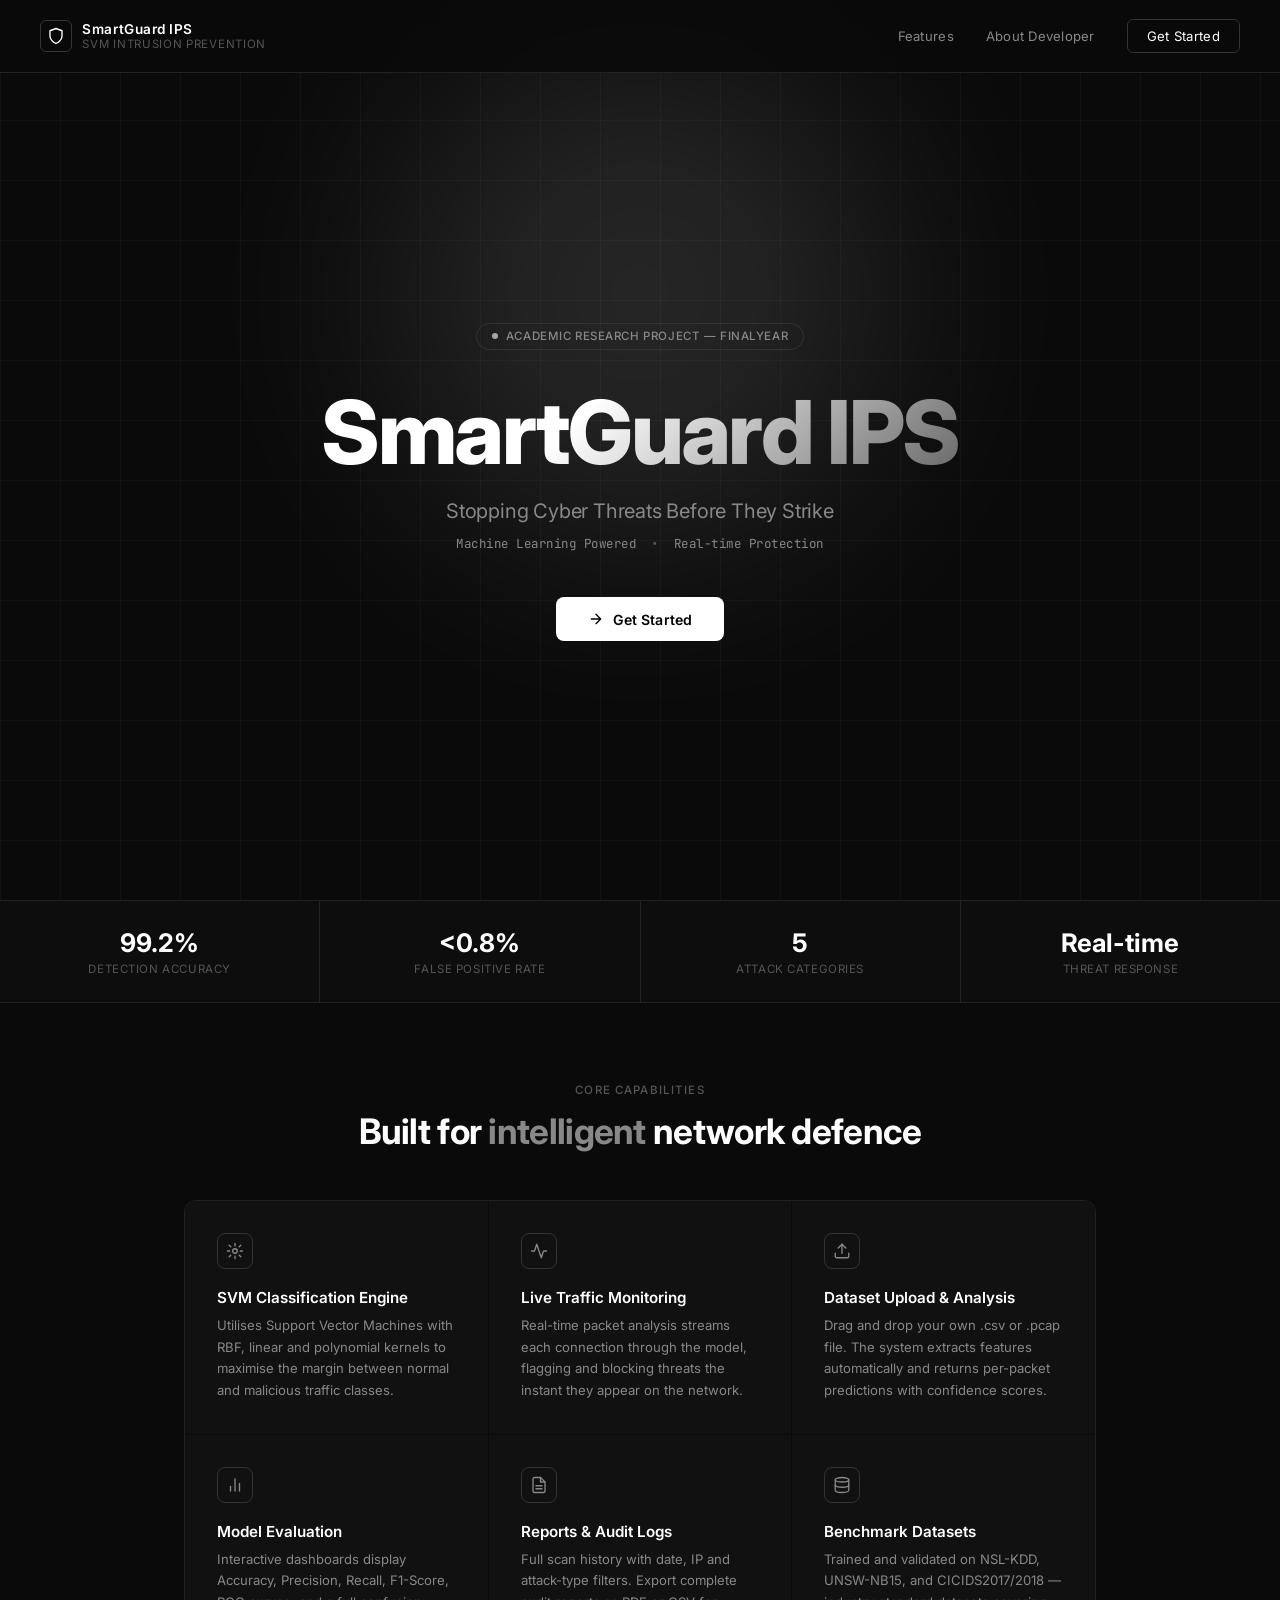
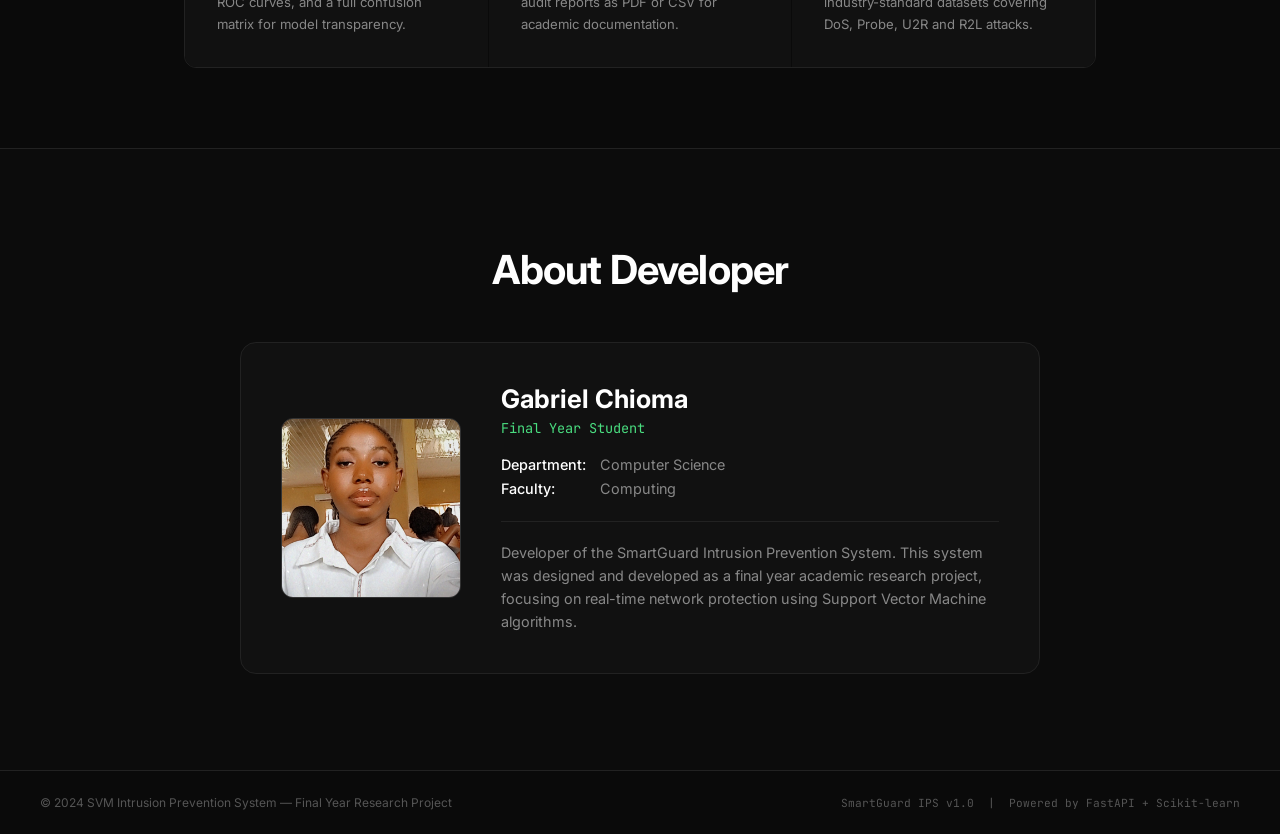
<file: public/index.html>
<!DOCTYPE html>
<html lang="en">

<head>
  <meta charset="UTF-8" />
  <meta name="viewport" content="width=device-width, initial-scale=1.0" />
  <meta name="description"
    content="SmartGuard IPS — Machine Learning-Based Intrusion Prevention System using Support Vector Machine. Real-time network protection powered by AI." />
  <title>SmartGuard IPS | SVM Intrusion Prevention System</title>
  <link rel="preconnect" href="https://fonts.googleapis.com" />
  <link rel="preconnect" href="https://fonts.gstatic.com" crossorigin />
  <link
    href="https://fonts.googleapis.com/css2?family=Inter:wght@300;400;500;600;700;800&family=JetBrains+Mono:wght@400;500&display=swap"
    rel="stylesheet" />
  <style>
    *,
    *::before,
    *::after {
      box-sizing: border-box;
      margin: 0;
      padding: 0;
    }

    :root {
      --bg: #0a0a0a;
      --bg-card: #111111;
      --border: #222222;
      --border-hi: #333333;
      --text-pri: #ffffff;
      --text-sec: #888888;
      --text-ter: #555555;
      --accent: #ffffff;
      --dot: #2a2a2a;
    }

    html {
      scroll-behavior: smooth;
    }

    body {
      font-family: 'Inter', sans-serif;
      background-color: var(--bg);
      color: var(--text-pri);
      min-height: 100vh;
      overflow-x: hidden;
    }

    /* ── Grid background ── */
    body::before {
      content: '';
      position: fixed;
      inset: 0;
      z-index: 0;
      background-image:
        linear-gradient(rgba(255, 255, 255, .03) 1px, transparent 1px),
        linear-gradient(90deg, rgba(255, 255, 255, .03) 1px, transparent 1px);
      background-size: 60px 60px;
      pointer-events: none;
    }

    /* ── Nav ── */
    nav {
      position: fixed;
      top: 0;
      left: 0;
      right: 0;
      z-index: 100;
      display: flex;
      align-items: center;
      justify-content: space-between;
      padding: 1.2rem 2.5rem;
      border-bottom: 1px solid var(--border);
      background: rgba(10, 10, 10, .85);
      backdrop-filter: blur(12px);
    }

    .nav-logo {
      display: flex;
      align-items: center;
      gap: .65rem;
      text-decoration: none;
    }

    .nav-logo-icon {
      width: 32px;
      height: 32px;
      border: 1.5px solid var(--border-hi);
      border-radius: 6px;
      display: flex;
      align-items: center;
      justify-content: center;
    }

    .nav-logo-icon svg {
      width: 18px;
      height: 18px;
    }

    .nav-logo-text {
      font-size: .85rem;
      font-weight: 600;
      letter-spacing: .04em;
      color: var(--text-pri);
    }

    .nav-logo-sub {
      font-size: .72rem;
      font-weight: 400;
      color: var(--text-ter);
      letter-spacing: .06em;
      text-transform: uppercase;
    }

    .nav-links {
      display: flex;
      align-items: center;
      gap: 2rem;
    }

    .nav-links a {
      font-size: .82rem;
      font-weight: 400;
      color: var(--text-sec);
      text-decoration: none;
      letter-spacing: .02em;
      transition: color .2s;
    }

    .nav-links a:hover {
      color: var(--text-pri);
    }

    .nav-cta {
      font-size: .82rem;
      font-weight: 500;
      padding: .5rem 1.2rem;
      border: 1px solid var(--border-hi);
      border-radius: 6px;
      color: var(--text-pri) !important;
      background: transparent;
      transition: background .2s, border-color .2s !important;
    }

    .nav-cta:hover {
      background: #1a1a1a !important;
      border-color: #444 !important;
    }

    /* ── Hero ── */
    .hero {
      position: relative;
      z-index: 1;
      min-height: 100vh;
      display: flex;
      flex-direction: column;
      align-items: center;
      justify-content: center;
      text-align: center;
      padding: 8rem 1.5rem 4rem;
    }

    .badge {
      display: inline-flex;
      align-items: center;
      gap: .5rem;
      padding: .35rem .9rem;
      border: 1px solid var(--border-hi);
      border-radius: 999px;
      font-size: .72rem;
      font-weight: 500;
      color: var(--text-sec);
      letter-spacing: .05em;
      text-transform: uppercase;
      margin-bottom: 2.2rem;
      animation: fadeUp .6s ease both;
    }

    .badge-dot {
      width: 6px;
      height: 6px;
      border-radius: 50%;
      background: #fff;
      opacity: .6;
    }

    .hero-title {
      font-size: clamp(2.8rem, 7vw, 5.5rem);
      font-weight: 800;
      line-height: 1.08;
      letter-spacing: -.03em;
      animation: fadeUp .6s .1s ease both;
    }

    .hero-title span {
      background: linear-gradient(135deg, #fff 40%, #666);
      -webkit-background-clip: text;
      -webkit-text-fill-color: transparent;
      background-clip: text;
    }

    .hero-tagline {
      margin-top: 1.2rem;
      font-size: clamp(1rem, 2.5vw, 1.25rem);
      font-weight: 400;
      color: var(--text-sec);
      letter-spacing: -.01em;
      animation: fadeUp .6s .2s ease both;
    }

    .hero-desc {
      margin-top: .75rem;
      font-family: 'JetBrains Mono', monospace;
      font-size: .78rem;
      color: var(--text-ter);
      letter-spacing: .04em;
      animation: fadeUp .6s .3s ease both;
    }

    .hero-desc span {
      color: var(--text-sec);
    }

    .hero-actions {
      margin-top: 2.8rem;
      display: flex;
      align-items: center;
      gap: 1rem;
      flex-wrap: wrap;
      justify-content: center;
      animation: fadeUp .6s .4s ease both;
    }

    .btn-primary-cta {
      display: inline-flex;
      align-items: center;
      gap: .55rem;
      padding: .85rem 2rem;
      background: #ffffff;
      color: #000000;
      border: none;
      border-radius: 8px;
      font-family: 'Inter', sans-serif;
      font-size: .88rem;
      font-weight: 600;
      letter-spacing: .01em;
      cursor: pointer;
      text-decoration: none;
      transition: opacity .2s, transform .2s;
    }

    .btn-primary-cta:hover {
      opacity: .9;
      transform: translateY(-1px);
    }

    .btn-primary-cta svg {
      width: 16px;
      height: 16px;
    }

    .btn-ghost {
      display: inline-flex;
      align-items: center;
      gap: .55rem;
      padding: .85rem 1.8rem;
      background: transparent;
      color: var(--text-sec);
      border: 1px solid var(--border-hi);
      border-radius: 8px;
      font-family: 'Inter', sans-serif;
      font-size: .88rem;
      font-weight: 400;
      cursor: pointer;
      text-decoration: none;
      transition: color .2s, border-color .2s, transform .2s;
    }

    .btn-ghost:hover {
      color: var(--text-pri);
      border-color: #555;
      transform: translateY(-1px);
    }

    /* ── Stats strip ── */
    .stats-strip {
      position: relative;
      z-index: 1;
      display: flex;
      justify-content: center;
      flex-wrap: wrap;
      gap: 0;
      border-top: 1px solid var(--border);
      border-bottom: 1px solid var(--border);
      background: rgba(255, 255, 255, .015);
      animation: fadeUp .6s .55s ease both;
    }

    .stat-item {
      flex: 1;
      min-width: 180px;
      padding: 1.6rem 2rem;
      display: flex;
      flex-direction: column;
      align-items: center;
      border-right: 1px solid var(--border);
    }

    .stat-item:last-child {
      border-right: none;
    }

    .stat-value {
      font-size: 1.6rem;
      font-weight: 700;
      color: var(--text-pri);
    }

    .stat-label {
      font-size: .72rem;
      font-weight: 400;
      color: var(--text-ter);
      letter-spacing: .05em;
      text-transform: uppercase;
      margin-top: .3rem;
    }

    /* ── Feature cards ── */
    .features {
      position: relative;
      z-index: 1;
      max-width: 960px;
      margin: 5rem auto;
      padding: 0 1.5rem;
    }

    .features-label {
      font-size: .72rem;
      font-weight: 500;
      color: var(--text-ter);
      letter-spacing: .1em;
      text-transform: uppercase;
      text-align: center;
      margin-bottom: .8rem;
    }

    .features-heading {
      font-size: clamp(1.5rem, 3.5vw, 2.2rem);
      font-weight: 700;
      text-align: center;
      letter-spacing: -.02em;
      margin-bottom: 3rem;
    }

    .features-heading span {
      color: var(--text-sec);
    }

    .cards-grid {
      display: grid;
      grid-template-columns: repeat(auto-fit, minmax(260px, 1fr));
      gap: 1px;
      border: 1px solid var(--border);
      border-radius: 12px;
      overflow: hidden;
    }

    .card {
      background: var(--bg-card);
      padding: 2rem;
      transition: background .2s;
    }

    .card:hover {
      background: #161616;
    }

    .card-icon {
      width: 36px;
      height: 36px;
      border: 1px solid var(--border-hi);
      border-radius: 8px;
      display: flex;
      align-items: center;
      justify-content: center;
      margin-bottom: 1.2rem;
    }

    .card-icon svg {
      width: 18px;
      height: 18px;
      stroke: var(--text-sec);
    }

    .card-title {
      font-size: .95rem;
      font-weight: 600;
      margin-bottom: .5rem;
    }

    .card-desc {
      font-size: .82rem;
      color: var(--text-sec);
      line-height: 1.65;
    }

    /* ── About Developer ── */
    .about-section {
      position: relative;
      z-index: 1;
      padding: 6rem 1.5rem;
      border-top: 1px solid var(--border);
      display: flex;
      flex-direction: column;
      align-items: center;
      background: rgba(255, 255, 255, 0.01);
    }

    .about-section h2 {
      font-size: clamp(1.8rem, 4vw, 2.5rem);
      font-weight: 700;
      margin-bottom: 3rem;
      letter-spacing: -.02em;
    }

    .bio-card {
      display: flex;
      align-items: center;
      gap: 2.5rem;
      background: var(--bg-card);
      border: 1px solid var(--border);
      border-radius: 16px;
      padding: 2.5rem;
      max-width: 800px;
      width: 100%;
    }

    .bio-image {
      width: 180px;
      height: 180px;
      border-radius: 12px;
      object-fit: cover;
      border: 1px solid var(--border-hi);
      flex-shrink: 0;
    }

    .bio-info {
      flex: 1;
    }

    .bio-name {
      font-size: 1.6rem;
      font-weight: 700;
      margin-bottom: .3rem;
      color: var(--text-pri);
    }

    .bio-tag {
      font-size: .85rem;
      color: #4ade80;
      font-family: 'JetBrains Mono', monospace;
      margin-bottom: 1.2rem;
    }

    .bio-details {
      list-style: none;
      margin-bottom: 1.5rem;
    }

    .bio-details li {
      font-size: .9rem;
      color: var(--text-sec);
      margin-bottom: .4rem;
    }

    .bio-details li span {
      color: var(--text-pri);
      font-weight: 500;
      display: inline-block;
      width: 95px;
    }

    .bio-desc {
      font-size: .9rem;
      color: var(--text-sec);
      line-height: 1.6;
      border-top: 1px solid var(--border);
      padding-top: 1.2rem;
    }

    /* ── Footer ── */
    footer {
      position: relative;
      z-index: 1;
      border-top: 1px solid var(--border);
      padding: 1.5rem 2.5rem;
      display: flex;
      align-items: center;
      justify-content: space-between;
      flex-wrap: wrap;
      gap: 1rem;
    }

    footer p {
      font-size: .75rem;
      color: var(--text-ter);
    }

    .footer-mono {
      font-family: 'JetBrains Mono', monospace;
      font-size: .7rem;
      color: var(--text-ter);
    }

    /* ── Animations ── */
    @keyframes fadeUp {
      from {
        opacity: 0;
        transform: translateY(18px);
      }

      to {
        opacity: 1;
        transform: translateY(0);
      }
    }

    /* ── Glow orb ── */
    .orb {
      position: absolute;
      border-radius: 50%;
      filter: blur(120px);
      pointer-events: none;
      opacity: .12;
    }

    .orb-1 {
      width: 500px;
      height: 500px;
      top: 5%;
      left: 50%;
      transform: translateX(-50%);
      background: #ffffff;
    }

    /* ── Responsive ── */
    @media (max-width: 640px) {
      nav {
        padding: 1rem 1.2rem;
      }

      .nav-links {
        display: none;
      }

      .stat-item {
        min-width: 50%;
        border-right: none;
        border-bottom: 1px solid var(--border);
      }

      .bio-card {
        flex-direction: column;
        text-align: center;
        padding: 2rem 1.5rem;
      }
      .bio-details li span {
        width: auto;
        margin-right: .5rem;
      }

      footer {
        flex-direction: column;
        align-items: flex-start;
      }
    }
  </style>
</head>

<body>

  <!-- NAV -->
  <nav>
    <a href="#" class="nav-logo">
      <div class="nav-logo-icon">
        <svg viewBox="0 0 24 24" fill="none" stroke="#fff" stroke-width="1.8" stroke-linecap="round"
          stroke-linejoin="round">
          <path d="M12 22s8-4 8-10V5l-8-3-8 3v7c0 6 8 10 8 10z" />
        </svg>
      </div>
      <div>
        <div class="nav-logo-text">SmartGuard IPS</div>
        <div class="nav-logo-sub">SVM Intrusion Prevention</div>
      </div>
    </a>
    <div class="nav-links">
      <a href="#features">Features</a>
      <a href="#about-dev">About Developer</a>
      <a href="module/auth/login.html" class="nav-cta">Get Started</a>
    </div>
  </nav>

  <!-- HERO -->
  <section class="hero">
    <div class="orb orb-1"></div>

    <div class="badge">
      <div class="badge-dot"></div>
      Academic Research Project — FinalYear
    </div>

    <h1 class="hero-title">
      <span>SmartGuard IPS</span>
    </h1>

    <p class="hero-tagline">Stopping Cyber Threats Before They Strike</p>

    <p class="hero-desc">
      <span>Machine Learning Powered</span> &nbsp;•&nbsp; <span>Real-time Protection</span>
    </p>

    <div class="hero-actions">
      <a href="module/auth/login.html" class="btn-primary-cta" id="btn-get-started">
        <svg viewBox="0 0 24 24" fill="none" stroke="currentColor" stroke-width="2" stroke-linecap="round"
          stroke-linejoin="round">
          <path d="M5 12h14M12 5l7 7-7 7" />
        </svg>
        Get Started
      </a>
    </div>
  </section>

  <!-- STATS STRIP -->
  <div class="stats-strip">
    <div class="stat-item">
      <div class="stat-value">99.2%</div>
      <div class="stat-label">Detection Accuracy</div>
    </div>
    <div class="stat-item">
      <div class="stat-value">&lt;0.8%</div>
      <div class="stat-label">False Positive Rate</div>
    </div>
    <div class="stat-item">
      <div class="stat-value">5</div>
      <div class="stat-label">Attack Categories</div>
    </div>
    <div class="stat-item">
      <div class="stat-value">Real-time</div>
      <div class="stat-label">Threat Response</div>
    </div>
  </div>

  <!-- FEATURES -->
  <section class="features" id="features">
    <div class="features-label">Core Capabilities</div>
    <h2 class="features-heading">Built for <span>intelligent</span> network defence</h2>

    <div class="cards-grid">

      <div class="card" id="card-svm">
        <div class="card-icon">
          <svg viewBox="0 0 24 24" fill="none" stroke-width="1.8" stroke-linecap="round" stroke-linejoin="round">
            <circle cx="12" cy="12" r="3" />
            <path
              d="M12 2v3M12 19v3M4.22 4.22l2.12 2.12M17.66 17.66l2.12 2.12M2 12h3M19 12h3M4.22 19.78l2.12-2.12M17.66 6.34l2.12-2.12" />
          </svg>
        </div>
        <div class="card-title">SVM Classification Engine</div>
        <div class="card-desc">Utilises Support Vector Machines with RBF, linear and polynomial kernels to maximise the
          margin between normal and malicious traffic classes.</div>
      </div>

      <div class="card" id="card-live">
        <div class="card-icon">
          <svg viewBox="0 0 24 24" fill="none" stroke-width="1.8" stroke-linecap="round" stroke-linejoin="round">
            <path d="M22 12h-4l-3 9L9 3l-3 9H2" />
          </svg>
        </div>
        <div class="card-title">Live Traffic Monitoring</div>
        <div class="card-desc">Real-time packet analysis streams each connection through the model, flagging and
          blocking threats the instant they appear on the network.</div>
      </div>

      <div class="card" id="card-upload">
        <div class="card-icon">
          <svg viewBox="0 0 24 24" fill="none" stroke-width="1.8" stroke-linecap="round" stroke-linejoin="round">
            <path d="M21 15v4a2 2 0 0 1-2 2H5a2 2 0 0 1-2-2v-4" />
            <polyline points="17 8 12 3 7 8" />
            <line x1="12" y1="3" x2="12" y2="15" />
          </svg>
        </div>
        <div class="card-title">Dataset Upload & Analysis</div>
        <div class="card-desc">Drag and drop your own .csv or .pcap file. The system extracts features automatically and
          returns per-packet predictions with confidence scores.</div>
      </div>

      <div class="card" id="card-eval">
        <div class="card-icon">
          <svg viewBox="0 0 24 24" fill="none" stroke-width="1.8" stroke-linecap="round" stroke-linejoin="round">
            <line x1="18" y1="20" x2="18" y2="10" />
            <line x1="12" y1="20" x2="12" y2="4" />
            <line x1="6" y1="20" x2="6" y2="14" />
          </svg>
        </div>
        <div class="card-title">Model Evaluation</div>
        <div class="card-desc">Interactive dashboards display Accuracy, Precision, Recall, F1-Score, ROC curves, and a
          full confusion matrix for model transparency.</div>
      </div>

      <div class="card" id="card-reports">
        <div class="card-icon">
          <svg viewBox="0 0 24 24" fill="none" stroke-width="1.8" stroke-linecap="round" stroke-linejoin="round">
            <path d="M14 2H6a2 2 0 0 0-2 2v16a2 2 0 0 0 2 2h12a2 2 0 0 0 2-2V8z" />
            <polyline points="14 2 14 8 20 8" />
            <line x1="16" y1="13" x2="8" y2="13" />
            <line x1="16" y1="17" x2="8" y2="17" />
          </svg>
        </div>
        <div class="card-title">Reports & Audit Logs</div>
        <div class="card-desc">Full scan history with date, IP and attack-type filters. Export complete audit reports as
          PDF or CSV for academic documentation.</div>
      </div>

      <div class="card" id="card-datasets">
        <div class="card-icon">
          <svg viewBox="0 0 24 24" fill="none" stroke-width="1.8" stroke-linecap="round" stroke-linejoin="round">
            <ellipse cx="12" cy="5" rx="9" ry="3" />
            <path d="M21 12c0 1.66-4 3-9 3s-9-1.34-9-3" />
            <path d="M3 5v14c0 1.66 4 3 9 3s9-1.34 9-3V5" />
          </svg>
        </div>
        <div class="card-title">Benchmark Datasets</div>
        <div class="card-desc">Trained and validated on NSL-KDD, UNSW-NB15, and CICIDS2017/2018 — industry-standard
          datasets covering DoS, Probe, U2R and R2L attacks.</div>
      </div>

    </div>
  </section>

  <!-- ABOUT DEVELOPER -->
  <section class="about-section" id="about-dev">
    <h2>About Developer</h2>
    <div class="bio-card">
      <img src="assets/images/1000046124.jpg" alt="Gabriel Chioma" class="bio-image" />
      <div class="bio-info">
        <h3 class="bio-name">Gabriel Chioma</h3>
        <p class="bio-tag">Final Year Student</p>
        <ul class="bio-details">
          <li><span>Department:</span> Computer Science</li>
          <li><span>Faculty:</span> Computing</li>
        </ul>
        <p class="bio-desc">
          Developer of the SmartGuard Intrusion Prevention System. This system was designed and developed as a final year academic research project, focusing on real-time network protection using Support Vector Machine algorithms.
        </p>
      </div>
    </div>
  </section>

  <!-- FOOTER -->
  <footer>
    <p>© 2024 SVM Intrusion Prevention System &mdash; Final Year Research Project</p>
    <span class="footer-mono">SmartGuard IPS v1.0 &nbsp;|&nbsp; Powered by FastAPI + Scikit-learn</span>
  </footer>

</body>

</html>
</file>
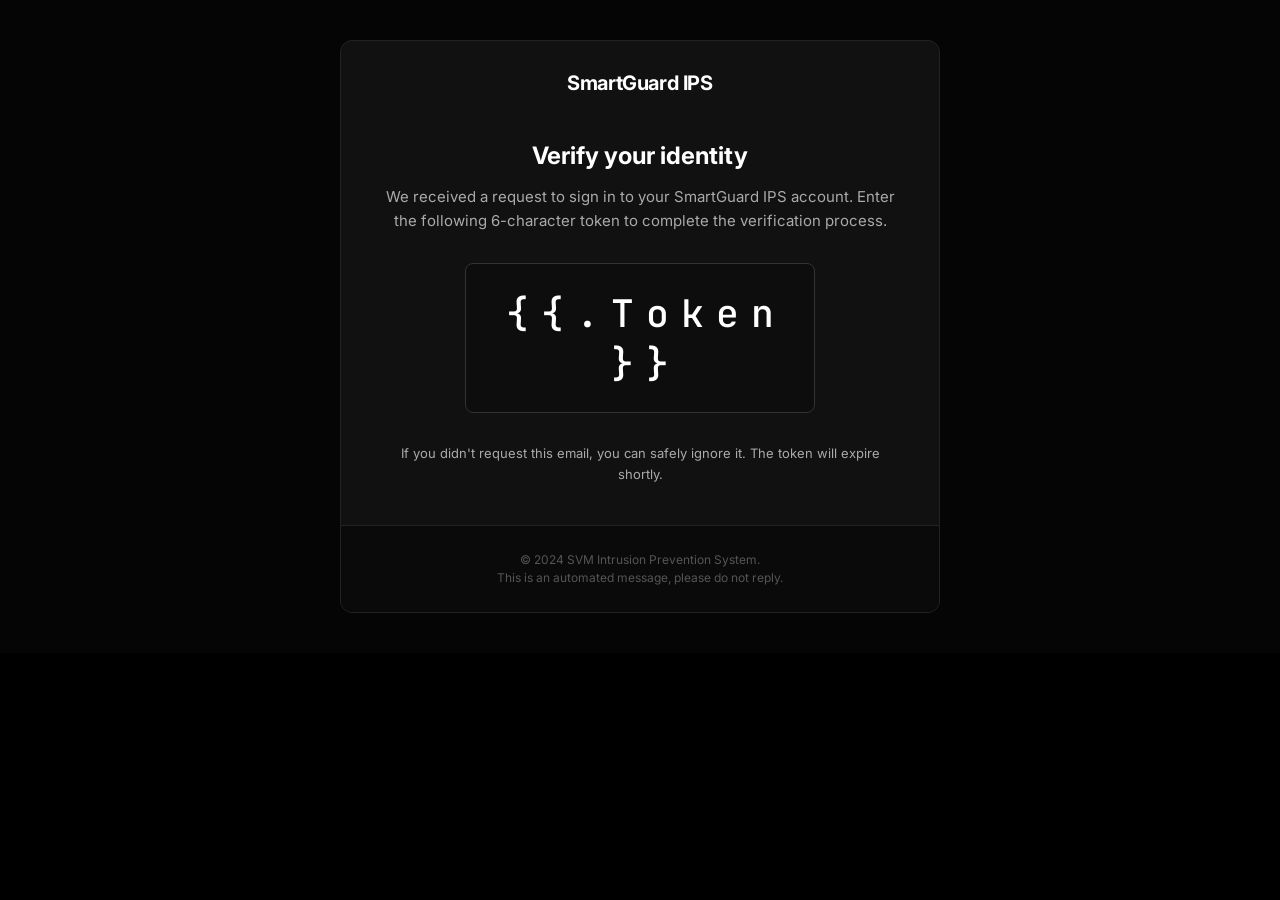
<file: public/module/auth/OTP_verification.html>
<!DOCTYPE html>
<html lang="en">

<head>
  <meta charset="UTF-8">
  <meta name="viewport" content="width=device-width, initial-scale=1.0">
  <title>SmartGuard IPS - Verification Token</title>
  <!-- Fallback to sans-serif if web fonts are blocked by the email client -->
  <link
    href="https://fonts.googleapis.com/css2?family=Inter:wght@400;600;700&family=JetBrains+Mono:wght@500&display=swap"
    rel="stylesheet">
  <style>
    /* Reset styles for email clients */
    body,
    table,
    td,
    div,
    p,
    a {
      -webkit-text-size-adjust: 100%;
      -ms-text-size-adjust: 100%;
      margin: 0;
      padding: 0;
      font-family: 'Inter', Helvetica, Arial, sans-serif;
    }

    body {
      background-color: #000000;
      color: #ffffff;
      width: 100% !important;
      height: 100% !important;
    }

    .wrapper {
      width: 100%;
      background-color: #050505;
      padding: 40px 0;
    }

    .container {
      max-width: 600px;
      margin: 0 auto;
      background-color: #111111;
      border: 1px solid #222222;
      border-radius: 12px;
      overflow: hidden;
    }

    .header {
      padding: 30px 40px 10px;
      text-align: center;
    }

    .header-logo {
      font-size: 20px;
      font-weight: 700;
      color: #ffffff;
      letter-spacing: -0.02em;
    }

    .content {
      padding: 20px 40px 40px;
      text-align: center;
    }

    .title {
      font-size: 24px;
      font-weight: 700;
      margin-bottom: 15px;
      color: #ffffff;
    }

    .description {
      font-size: 15px;
      color: #aaaaaa;
      line-height: 1.6;
      margin-bottom: 30px;
    }

    .token-box {
      background-color: #0d0d0d;
      border: 1px solid #333333;
      border-radius: 8px;
      padding: 24px;
      margin: 0 auto 30px;
      max-width: 300px;
    }

    .token {
      font-family: 'JetBrains Mono', 'Courier New', monospace;
      font-size: 38px;
      font-weight: 500;
      letter-spacing: 12px;
      color: #ffffff;
      margin: 0;
      /* Adjust right margin to visually center letter-spacing */
      margin-right: -12px;
    }

    .footer {
      border-top: 1px solid #222222;
      background-color: #0a0a0a;
      padding: 25px 40px;
      text-align: center;
    }

    .footer-text {
      font-size: 12px;
      color: #555555;
      line-height: 1.5;
    }
  </style>
</head>

<body>
  <div class="wrapper">
    <table class="container" width="100%" cellpadding="0" cellspacing="0" role="presentation">
      <tr>
        <td class="header">
          <div class="header-logo">SmartGuard IPS</div>
        </td>
      </tr>
      <tr>
        <td class="content">
          <h1 class="title">Verify your identity</h1>
          <p class="description">
            We received a request to sign in to your SmartGuard IPS account. Enter the following 6-character token to
            complete the verification process.
          </p>

          <div class="token-box">
            <!-- Supabase Dynamic Token Variable -->
            <p class="token">{{.Token }}</p>
          </div>

          <p class="description" style="font-size: 13px; margin-bottom: 0;">
            If you didn't request this email, you can safely ignore it. The token will expire shortly.
          </p>
        </td>
      </tr>
      <tr>
        <td class="footer">
          <p class="footer-text">
            © 2024 SVM Intrusion Prevention System.<br>
            This is an automated message, please do not reply.
          </p>
        </td>
      </tr>
    </table>
  </div>
</body>

</html>
</file>
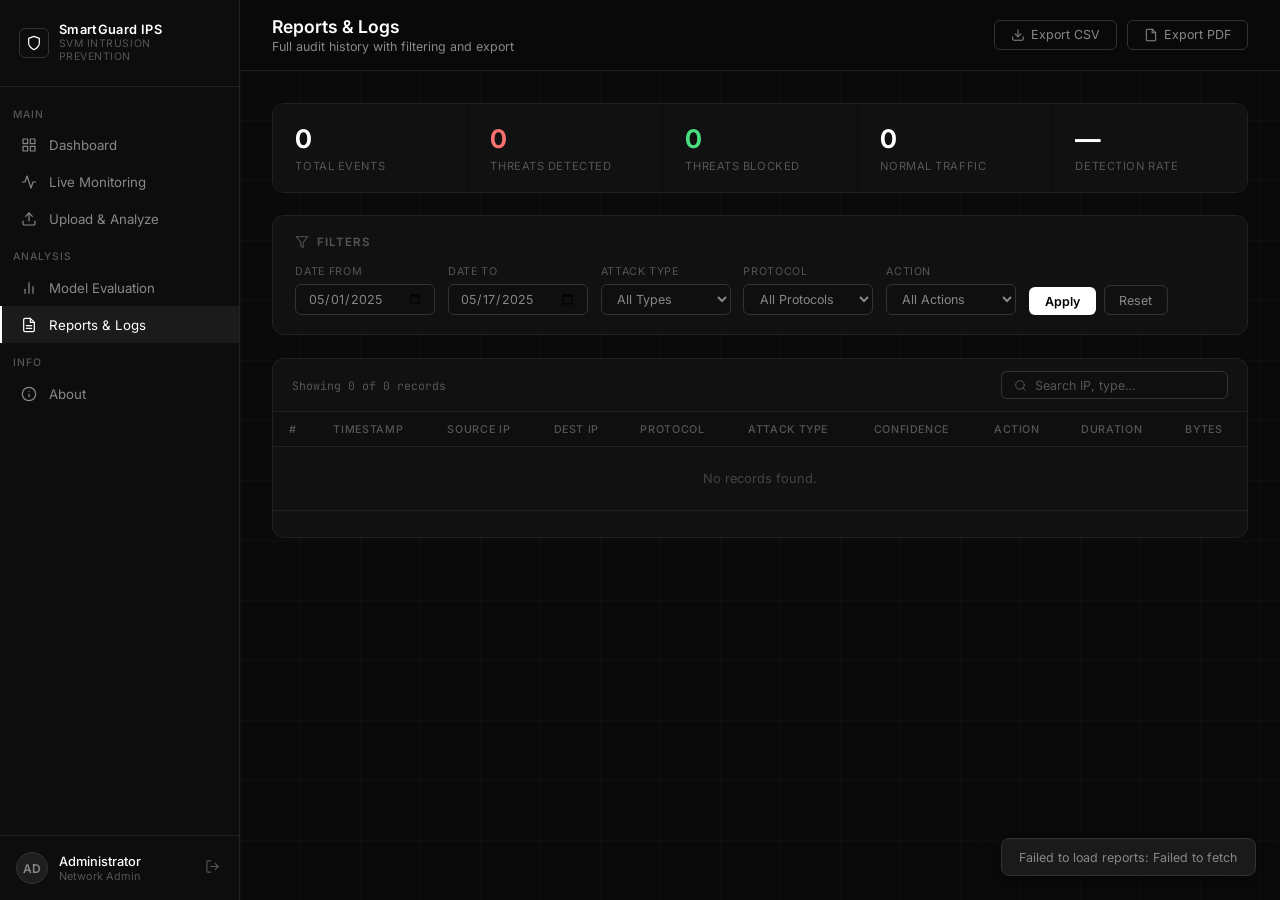
<file: public/module/report/report.html>
<!DOCTYPE html>
<html lang="en">
<head>
<meta charset="UTF-8"/><meta name="viewport" content="width=device-width,initial-scale=1"/>
<title>Reports & Logs | SmartGuard IPS</title>
<link href="https://fonts.googleapis.com/css2?family=Inter:wght@400;500;600;700&family=JetBrains+Mono:wght@400;500&display=swap" rel="stylesheet"/>
<link rel="stylesheet" href="report.css"/>
<script src="../../js/api.js"></script>
</head>
<body>
<script>
(function(){
  if(window.self!==window.top){
    document.addEventListener('DOMContentLoaded',function(){
      var sb=document.querySelector('.sidebar'),main=document.querySelector('.main');
      if(sb)sb.style.display='none';
      if(main)main.style.marginLeft='0';
    });
  }
})();
</script>

<!-- SIDEBAR -->
<aside class="sidebar" id="sidebar">
  <a href="../../index.html" class="sb-logo">
    <div class="sb-logo-icon">
      <svg viewBox="0 0 24 24" fill="none" stroke="#fff" stroke-width="1.8" stroke-linecap="round" stroke-linejoin="round"><path d="M12 22s8-4 8-10V5l-8-3-8 3v7c0 6 8 10 8 10z"/></svg>
    </div>
    <div>
      <div class="sb-logo-text">SmartGuard IPS</div>
      <div class="sb-logo-sub">SVM Intrusion Prevention</div>
    </div>
  </a>
  <nav class="sb-nav">
    <div class="sb-section">Main</div>
    <a href="../dashboard/index.html" class="sb-link">
      <svg viewBox="0 0 24 24" fill="none" stroke-width="1.8" stroke-linecap="round" stroke-linejoin="round"><rect x="3" y="3" width="7" height="7"/><rect x="14" y="3" width="7" height="7"/><rect x="14" y="14" width="7" height="7"/><rect x="3" y="14" width="7" height="7"/></svg>
      Dashboard
    </a>
    <a href="../live_monitoring/live_monitoring.html" class="sb-link">
      <svg viewBox="0 0 24 24" fill="none" stroke-width="1.8" stroke-linecap="round" stroke-linejoin="round"><path d="M22 12h-4l-3 9L9 3l-3 9H2"/></svg>
      Live Monitoring
    </a>
    <a href="../upload/upload.html" class="sb-link">
      <svg viewBox="0 0 24 24" fill="none" stroke-width="1.8" stroke-linecap="round" stroke-linejoin="round"><path d="M21 15v4a2 2 0 0 1-2 2H5a2 2 0 0 1-2-2v-4"/><polyline points="17 8 12 3 7 8"/><line x1="12" y1="3" x2="12" y2="15"/></svg>
      Upload &amp; Analyze
    </a>
    <div class="sb-section">Analysis</div>
    <a href="../evaluation/evaluation.html" class="sb-link">
      <svg viewBox="0 0 24 24" fill="none" stroke-width="1.8" stroke-linecap="round" stroke-linejoin="round"><line x1="18" y1="20" x2="18" y2="10"/><line x1="12" y1="20" x2="12" y2="4"/><line x1="6" y1="20" x2="6" y2="14"/></svg>
      Model Evaluation
    </a>
    <a href="#" class="sb-link active">
      <svg viewBox="0 0 24 24" fill="none" stroke-width="1.8" stroke-linecap="round" stroke-linejoin="round"><path d="M14 2H6a2 2 0 0 0-2 2v16a2 2 0 0 0 2 2h12a2 2 0 0 0 2-2V8z"/><polyline points="14 2 14 8 20 8"/><line x1="16" y1="13" x2="8" y2="13"/><line x1="16" y1="17" x2="8" y2="17"/></svg>
      Reports &amp; Logs
    </a>
    <div class="sb-section">Info</div>
    <a href="../about/index.html" class="sb-link">
      <svg viewBox="0 0 24 24" fill="none" stroke-width="1.8" stroke-linecap="round" stroke-linejoin="round"><circle cx="12" cy="12" r="10"/><line x1="12" y1="16" x2="12" y2="12"/><line x1="12" y1="8" x2="12.01" y2="8"/></svg>
      About
    </a>
  </nav>
  <div class="sb-bottom">
    <div class="sb-user">
      <div class="sb-avatar">AD</div>
      <div><div class="sb-user-name">Administrator</div><div class="sb-user-role">Network Admin</div></div>
      <button class="logout-btn" title="Sign out" onclick="window.location.href='../auth/login.html'">
        <svg viewBox="0 0 24 24" fill="none" stroke="currentColor" stroke-width="1.8" stroke-linecap="round" stroke-linejoin="round"><path d="M9 21H5a2 2 0 0 1-2-2V5a2 2 0 0 1 2-2h4"/><polyline points="16 17 21 12 16 7"/><line x1="21" y1="12" x2="9" y2="12"/></svg>
      </button>
    </div>
  </div>
</aside>

<!-- MAIN -->
<div class="main">
  <header class="topbar">
    <div class="topbar-left">
      <h2>Reports &amp; Logs</h2>
      <p>Full audit history with filtering and export</p>
    </div>
    <div class="topbar-right">
      <button class="btn-export" id="btn-csv" onclick="exportData('csv')">
        <svg viewBox="0 0 24 24" fill="none" stroke="currentColor" stroke-width="1.8" stroke-linecap="round" stroke-linejoin="round"><path d="M21 15v4a2 2 0 0 1-2 2H5a2 2 0 0 1-2-2v-4"/><polyline points="7 10 12 15 17 10"/><line x1="12" y1="15" x2="12" y2="3"/></svg>
        Export CSV
      </button>
      <button class="btn-export btn-pdf" id="btn-pdf" onclick="exportData('pdf')">
        <svg viewBox="0 0 24 24" fill="none" stroke="currentColor" stroke-width="1.8" stroke-linecap="round" stroke-linejoin="round"><path d="M14 2H6a2 2 0 0 0-2 2v16a2 2 0 0 0 2 2h12a2 2 0 0 0 2-2V8z"/><polyline points="14 2 14 8 20 8"/></svg>
        Export PDF
      </button>
      <button class="menu-btn" id="menu-btn">
        <svg viewBox="0 0 24 24" fill="none" stroke="currentColor" stroke-width="2" stroke-linecap="round" stroke-linejoin="round"><line x1="3" y1="6" x2="21" y2="6"/><line x1="3" y1="12" x2="21" y2="12"/><line x1="3" y1="18" x2="21" y2="18"/></svg>
      </button>
    </div>
  </header>

  <div class="content">

    <!-- SUMMARY STRIP -->
    <div class="summary-strip">
      <div class="summary-item">
        <div class="summary-value">20,661</div>
        <div class="summary-label">Total Events</div>
      </div>
      <div class="summary-item">
        <div class="summary-value red">1,827</div>
        <div class="summary-label">Threats Detected</div>
      </div>
      <div class="summary-item">
        <div class="summary-value green">1,789</div>
        <div class="summary-label">Threats Blocked</div>
      </div>
      <div class="summary-item">
        <div class="summary-value">18,834</div>
        <div class="summary-label">Normal Traffic</div>
      </div>
      <div class="summary-item">
        <div class="summary-value">99.2%</div>
        <div class="summary-label">Detection Rate</div>
      </div>
    </div>

    <!-- FILTERS -->
    <div class="filter-card">
      <div class="filter-title">
        <svg viewBox="0 0 24 24" fill="none" stroke="currentColor" stroke-width="1.8" stroke-linecap="round" stroke-linejoin="round" style="width:14px;height:14px"><polygon points="22 3 2 3 10 12.46 10 19 14 21 14 12.46 22 3"/></svg>
        Filters
      </div>
      <div class="filter-row">
        <div class="filter-group">
          <label class="filter-label">Date From</label>
          <input type="date" class="filter-input" id="f-from" value="2025-05-01"/>
        </div>
        <div class="filter-group">
          <label class="filter-label">Date To</label>
          <input type="date" class="filter-input" id="f-to" value="2025-05-17"/>
        </div>
        <div class="filter-group">
          <label class="filter-label">Attack Type</label>
          <select class="filter-input" id="f-type">
            <option value="all">All Types</option>
            <option value="Normal">Normal</option>
            <option value="DoS">DoS</option>
            <option value="Probe">Probe</option>
            <option value="R2L">R2L</option>
            <option value="U2R">U2R</option>
          </select>
        </div>
        <div class="filter-group">
          <label class="filter-label">Protocol</label>
          <select class="filter-input" id="f-proto">
            <option value="all">All Protocols</option>
            <option value="TCP">TCP</option>
            <option value="UDP">UDP</option>
            <option value="ICMP">ICMP</option>
            <option value="HTTP">HTTP</option>
          </select>
        </div>
        <div class="filter-group">
          <label class="filter-label">Action</label>
          <select class="filter-input" id="f-action">
            <option value="all">All Actions</option>
            <option value="Blocked">Blocked</option>
            <option value="Allowed">Allowed</option>
          </select>
        </div>
        <div class="filter-group filter-btns">
          <button class="btn-apply" onclick="applyFilters()">Apply</button>
          <button class="btn-reset" onclick="resetFilters()">Reset</button>
        </div>
      </div>
    </div>

    <!-- TABLE -->
    <div class="table-card">
      <div class="table-toolbar">
        <span class="row-count" id="row-count">Showing 20 of 20,661 records</span>
        <div class="search-wrap">
          <svg viewBox="0 0 24 24" fill="none" stroke="currentColor" stroke-width="1.8" stroke-linecap="round" stroke-linejoin="round"><circle cx="11" cy="11" r="8"/><line x1="21" y1="21" x2="16.65" y2="16.65"/></svg>
          <input type="text" class="search-input" id="search" placeholder="Search IP, type…" oninput="applyFilters()"/>
        </div>
      </div>
      <div class="table-scroll">
        <table id="report-table">
          <thead>
            <tr>
              <th>#</th>
              <th>Timestamp</th>
              <th>Source IP</th>
              <th>Dest IP</th>
              <th>Protocol</th>
              <th>Attack Type</th>
              <th>Confidence</th>
              <th>Action</th>
              <th>Duration</th>
              <th>Bytes</th>
            </tr>
          </thead>
          <tbody id="report-tbody"></tbody>
        </table>
      </div>
      <!-- PAGINATION -->
      <div class="pagination" id="pagination"></div>
    </div>

  </div>
</div>

<!-- TOAST -->
<div id="toast" class="toast" style="display:none"></div>

<script>
// ── Config ────────────────────────────────────────────────────────────────────
const VERCEL_URL = 'https://svmintrusionpreventionsystem-e9a049kj5.vercel.app';

// ── Sidebar ───────────────────────────────────────────────────────────────────
document.getElementById('menu-btn').addEventListener('click',()=>document.getElementById('sidebar').classList.toggle('open'));
document.addEventListener('click',e=>{
  const sb=document.getElementById('sidebar');
  if(!sb.contains(e.target)&&!document.getElementById('menu-btn').contains(e.target))sb.classList.remove('open');
});

// ── Removed mock data generation ──────────────────────────────────────────────

// ── Convert API traffic_logs row → table row format ───────────────────────────
function apiRowToTableRow(r, idx) {
  return {
    ts: new Date(r.timestamp || r.created_at).toLocaleString('en-GB',
      {day:'2-digit',month:'short',year:'numeric',hour:'2-digit',minute:'2-digit',second:'2-digit'}),
    src:  r.source_ip   || r.src_ip || '—',
    dst:  r.dest_ip     || r.dst_ip || '—',
    proto:r.protocol    || '—',
    type: r.prediction  || 'Normal',
    action: r.action    || (r.prediction === 'Normal' ? 'Allowed' : 'Blocked'),
    conf: r.confidence ? r.confidence + '%' : (94 + Math.random() * 5.5).toFixed(1) + '%',
    dur:  r.duration  ? r.duration.toFixed(3) : (Math.random() * 2).toFixed(3),
    bytes: r.bytes    ? Number(r.bytes).toLocaleString() : Math.floor(Math.random()*38000+64).toLocaleString()
  };
}

// ── State ─────────────────────────────────────────────────────────────────────
let RAW_DATA = [];
let filtered  = [];
const PAGE_SIZE = 20;
let currentPage = 1;

// ── Filters ───────────────────────────────────────────────────────────────────
function applyFilters(){
  const type   = document.getElementById('f-type').value;
  const proto  = document.getElementById('f-proto').value;
  const action = document.getElementById('f-action').value;
  const q      = document.getElementById('search').value.toLowerCase();
  filtered = RAW_DATA.filter(r=>{
    if(type!=='all'&&r.type!==type)return false;
    if(proto!=='all'&&r.proto!==proto)return false;
    if(action!=='all'&&r.action!==action)return false;
    if(q&&!r.src.includes(q)&&!r.dst.includes(q)&&!r.type.toLowerCase().includes(q))return false;
    return true;
  });
  currentPage=1;
  render();
}

function resetFilters(){
  ['f-type','f-proto','f-action'].forEach(id=>document.getElementById(id).value='all');
  document.getElementById('search').value='';
  filtered=RAW_DATA.slice();
  currentPage=1;
  render();
}

// ── Render ────────────────────────────────────────────────────────────────────
function render(){
  const tbody=document.getElementById('report-tbody');
  const start=(currentPage-1)*PAGE_SIZE;
  const page=filtered.slice(start,start+PAGE_SIZE);
  tbody.innerHTML='';
  if (page.length === 0) {
    const tr = document.createElement('tr');
    tr.innerHTML = `<td colspan="10" style="text-align:center;color:#444;padding:1.5rem">No records found.</td>`;
    tbody.appendChild(tr);
  } else {
    page.forEach((r,i)=>{
      const tc=r.type==='Normal'?'normal':'attack';
      const ac=r.action==='Allowed'?'allowed':'blocked';
      const tr=document.createElement('tr');
      tr.innerHTML=`
        <td class="mono muted">${start+i+1}</td>
        <td class="mono">${r.ts}</td>
        <td class="mono">${r.src}</td>
        <td class="mono">${r.dst}</td>
        <td>${r.proto}</td>
        <td><span class="badge ${tc}">${r.type}</span></td>
        <td class="mono">${r.conf}</td>
        <td><span class="badge ${ac}">${r.action}</span></td>
        <td class="mono">${r.dur}s</td>
        <td class="mono">${r.bytes}</td>`;
      tbody.appendChild(tr);
    });
  }
  document.getElementById('row-count').textContent=
    `Showing ${Math.min(start+PAGE_SIZE,filtered.length).toLocaleString()} of ${filtered.length.toLocaleString()} records`;
  renderPagination();
}

function renderPagination(){
  const total=Math.ceil(filtered.length/PAGE_SIZE);
  const pg=document.getElementById('pagination');
  pg.innerHTML='';
  if(total<=1)return;
  const mkBtn=(label,page,disabled,active)=>{
    const b=document.createElement('button');
    b.className='pg-btn'+(active?' active':'')+(disabled?' disabled':'');
    b.textContent=label;
    if(!disabled&&!active) b.onclick=()=>{currentPage=page;render();};
    pg.appendChild(b);
  };
  mkBtn('‹ Prev',currentPage-1,currentPage===1,false);
  const start=Math.max(1,currentPage-2);
  const end=Math.min(total,start+4);
  for(let p=start;p<=end;p++) mkBtn(p,p,false,p===currentPage);
  mkBtn('Next ›',currentPage+1,currentPage===total,false);
}

// ── Update summary strip from data ───────────────────────────────────────────
function updateSummary(data) {
  const total    = data.length;
  const threats  = data.filter(r=>r.type!=='Normal').length;
  const normal   = total - threats;
  const blocked  = data.filter(r=>r.action==='Blocked').length;
  const rate     = total > 0 ? ((blocked/Math.max(threats,1))*100).toFixed(1)+'%' : '—';
  const items = document.querySelectorAll('.summary-value');
  if(items.length>=5){
    items[0].textContent = total.toLocaleString();
    items[1].textContent = threats.toLocaleString();
    items[2].textContent = blocked.toLocaleString();
    items[3].textContent = normal.toLocaleString();
    items[4].textContent = rate;
  }
}

// ── Export ────────────────────────────────────────────────────────────────────
function exportData(type){
  if(type==='csv'){
    const headers=['#','Timestamp','Source IP','Dest IP','Protocol','Attack Type','Confidence','Action','Duration','Bytes'];
    const rows=filtered.map((r,i)=>[i+1,r.ts,r.src,r.dst,r.proto,r.type,r.conf,r.action,r.dur+'s',r.bytes].join(','));
    const csv=[headers.join(','),...rows].join('\n');
    const a=document.createElement('a');
    a.href='data:text/csv,'+encodeURIComponent(csv);
    a.download='smartguard_report.csv';
    a.click();
    showToast('CSV exported — '+filtered.length+' records');
  } else {
    showToast('PDF export requires backend — CSV available instead');
  }
}

function showToast(msg){
  const t=document.getElementById('toast');
  t.textContent=msg; t.style.display='flex';
  clearTimeout(t._tid);
  t._tid=setTimeout(()=>t.style.display='none',3000);
}

// ── Fetch from API via SmartGuardAPI ───────────────────────────────────────────
async function loadReports() {
  try {
    const json = await SmartGuardAPI.fetchReports();
    RAW_DATA = (json.data || []).map((r,i) => apiRowToTableRow(r,i));
  } catch(err) {
    console.error('Reports API failed:', err.message);
    RAW_DATA = [];
    showToast('Failed to load reports: ' + err.message);
  }
  filtered = RAW_DATA.slice();
  updateSummary(RAW_DATA);
  render();
}

// ── Boot ──────────────────────────────────────────────────────────────────────
loadReports();
</script>
</body>
</html>
</file>
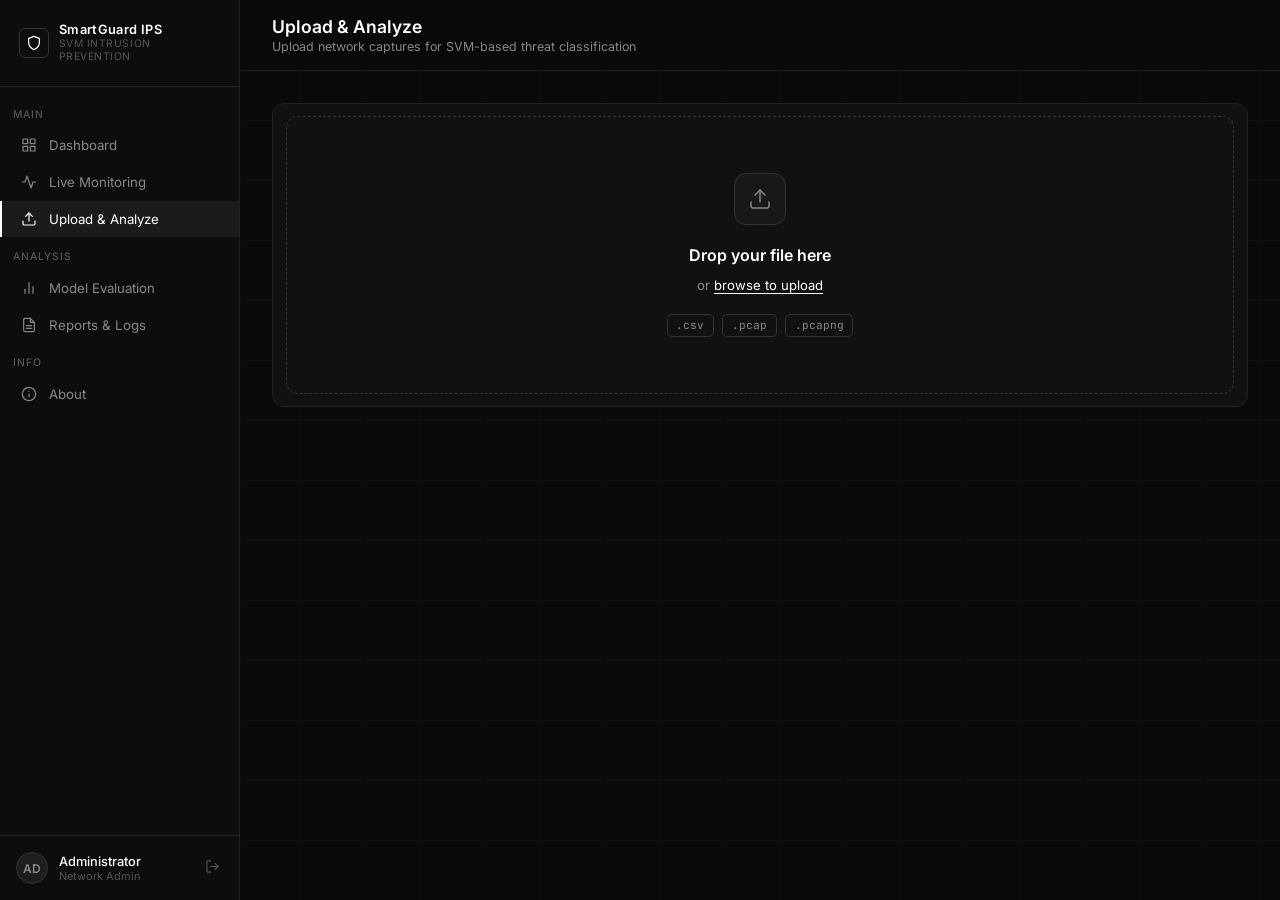
<file: public/module/upload/upload.html>
<!DOCTYPE html>
<html lang="en">
<head>
<meta charset="UTF-8"/><meta name="viewport" content="width=device-width,initial-scale=1"/>
<meta name="description" content="Upload network capture files for SVM-based intrusion analysis. Supports .csv, .pcap, and .pcapng formats."/>
<title>Upload &amp; Analyze | SmartGuard IPS</title>
<link href="https://fonts.googleapis.com/css2?family=Inter:wght@400;500;600;700&amp;family=JetBrains+Mono:wght@400;500&amp;display=swap" rel="stylesheet"/>
<link rel="stylesheet" href="upload.css"/>
<script src="../../js/api.js"></script>
<style>
/* Save button */
.btn-save {
  display: inline-flex; align-items: center; gap: .5rem;
  padding: .5rem 1rem; border-radius: 7px;
  background: #1a3a2a; border: 1px solid #4ade8044;
  color: #4ade80; font-family: 'Inter', sans-serif;
  font-size: .8rem; font-weight: 500; cursor: pointer;
  transition: background .2s, border-color .2s, opacity .2s;
}
.btn-save:hover:not(:disabled) { background: #1f4a35; border-color: #4ade8088; }
.btn-save:disabled { opacity: .6; cursor: not-allowed; }
.btn-save.saving { border-color: #facc1544; color: #facc15; background: #2a2a10; }
.btn-save.saved  { border-color: #4ade8088; color: #4ade80; background: #1a3a2a; }
.btn-save.error  { border-color: #f8717144; color: #f87171; background: #2a1a1a; }
.save-spinner {
  width: 13px; height: 13px;
  border: 2px solid currentColor; border-top-color: transparent;
  border-radius: 50%; animation: spin .7s linear infinite; display: none;
}
.btn-save.saving .save-spinner { display: block; }
.btn-save.saving #save-icon     { display: none; }
@keyframes spin { to { transform: rotate(360deg); } }
</style>
</head>
<body>
<!-- iframe detection: hide own sidebar when embedded in dashboard shell -->
<script>
(function(){
  if(window.self !== window.top){
    document.addEventListener('DOMContentLoaded',function(){
      var sb=document.querySelector('.sidebar');
      var main=document.querySelector('.main');
      if(sb) sb.style.display='none';
      if(main){ main.style.marginLeft='0'; }
    });
  }
})();
</script>

<!-- SIDEBAR -->
<aside class="sidebar" id="sidebar">
  <a href="../../index.html" class="sb-logo">
    <div class="sb-logo-icon">
      <svg viewBox="0 0 24 24" fill="none" stroke="#fff" stroke-width="1.8" stroke-linecap="round" stroke-linejoin="round"><path d="M12 22s8-4 8-10V5l-8-3-8 3v7c0 6 8 10 8 10z"/></svg>
    </div>
    <div>
      <div class="sb-logo-text">SmartGuard IPS</div>
      <div class="sb-logo-sub">SVM Intrusion Prevention</div>
    </div>
  </a>
  <nav class="sb-nav">
    <div class="sb-section">Main</div>
    <a href="../dashboard/index.html" class="sb-link">
      <svg viewBox="0 0 24 24" fill="none" stroke-width="1.8" stroke-linecap="round" stroke-linejoin="round"><rect x="3" y="3" width="7" height="7"/><rect x="14" y="3" width="7" height="7"/><rect x="14" y="14" width="7" height="7"/><rect x="3" y="14" width="7" height="7"/></svg>
      Dashboard
    </a>
    <a href="../live_monitoring/live_monitoring.html" class="sb-link">
      <svg viewBox="0 0 24 24" fill="none" stroke-width="1.8" stroke-linecap="round" stroke-linejoin="round"><path d="M22 12h-4l-3 9L9 3l-3 9H2"/></svg>
      Live Monitoring
    </a>
    <a href="#" class="sb-link active">
      <svg viewBox="0 0 24 24" fill="none" stroke-width="1.8" stroke-linecap="round" stroke-linejoin="round"><path d="M21 15v4a2 2 0 0 1-2 2H5a2 2 0 0 1-2-2v-4"/><polyline points="17 8 12 3 7 8"/><line x1="12" y1="3" x2="12" y2="15"/></svg>
      Upload &amp; Analyze
    </a>
    <div class="sb-section">Analysis</div>
    <a href="../evaluation/index.html" class="sb-link">
      <svg viewBox="0 0 24 24" fill="none" stroke-width="1.8" stroke-linecap="round" stroke-linejoin="round"><line x1="18" y1="20" x2="18" y2="10"/><line x1="12" y1="20" x2="12" y2="4"/><line x1="6" y1="20" x2="6" y2="14"/></svg>
      Model Evaluation
    </a>
    <a href="../report/report.html" class="sb-link">
      <svg viewBox="0 0 24 24" fill="none" stroke-width="1.8" stroke-linecap="round" stroke-linejoin="round"><path d="M14 2H6a2 2 0 0 0-2 2v16a2 2 0 0 0 2 2h12a2 2 0 0 0 2-2V8z"/><polyline points="14 2 14 8 20 8"/><line x1="16" y1="13" x2="8" y2="13"/><line x1="16" y1="17" x2="8" y2="17"/></svg>
      Reports &amp; Logs
    </a>
    <div class="sb-section">Info</div>
    <a href="../about/index.html" class="sb-link">
      <svg viewBox="0 0 24 24" fill="none" stroke-width="1.8" stroke-linecap="round" stroke-linejoin="round"><circle cx="12" cy="12" r="10"/><line x1="12" y1="16" x2="12" y2="12"/><line x1="12" y1="8" x2="12.01" y2="8"/></svg>
      About
    </a>
  </nav>
  <div class="sb-bottom">
    <div class="sb-user">
      <div class="sb-avatar">AD</div>
      <div>
        <div class="sb-user-name">Administrator</div>
        <div class="sb-user-role">Network Admin</div>
      </div>
      <button class="logout-btn" title="Sign out" onclick="window.location.href='../auth/login.html'">
        <svg viewBox="0 0 24 24" fill="none" stroke="currentColor" stroke-width="1.8" stroke-linecap="round" stroke-linejoin="round"><path d="M9 21H5a2 2 0 0 1-2-2V5a2 2 0 0 1 2-2h4"/><polyline points="16 17 21 12 16 7"/><line x1="21" y1="12" x2="9" y2="12"/></svg>
      </button>
    </div>
  </div>
</aside>

<!-- MAIN -->
<div class="main">
  <header class="topbar">
    <div class="topbar-left">
      <h2>Upload &amp; Analyze</h2>
      <p>Upload network captures for SVM-based threat classification</p>
    </div>
    <div class="topbar-right">
      <button class="menu-btn" id="menu-btn">
        <svg viewBox="0 0 24 24" fill="none" stroke="currentColor" stroke-width="2" stroke-linecap="round" stroke-linejoin="round"><line x1="3" y1="6" x2="21" y2="6"/><line x1="3" y1="12" x2="21" y2="12"/><line x1="3" y1="18" x2="21" y2="18"/></svg>
      </button>
    </div>
  </header>

  <div class="content">

    <!-- UPLOAD ZONE -->
    <div class="upload-card" id="upload-card">
      <div class="drop-zone" id="drop-zone">
        <div class="drop-icon">
          <svg viewBox="0 0 24 24" fill="none" stroke="currentColor" stroke-width="1.5" stroke-linecap="round" stroke-linejoin="round">
            <path d="M21 15v4a2 2 0 0 1-2 2H5a2 2 0 0 1-2-2v-4"/>
            <polyline points="17 8 12 3 7 8"/>
            <line x1="12" y1="3" x2="12" y2="15"/>
          </svg>
        </div>
        <div class="drop-text">Drop your file here</div>
        <div class="drop-sub">or <label for="file-input" class="file-label">browse to upload</label></div>
        <div class="drop-formats">
          <span class="fmt-badge">.csv</span>
          <span class="fmt-badge">.pcap</span>
          <span class="fmt-badge">.pcapng</span>
        </div>
        <input type="file" id="file-input" accept=".csv,.pcap,.pcapng" style="display:none"/>
      </div>

      <!-- FILE INFO (hidden until file selected) -->
      <div class="file-info" id="file-info" style="display:none">
        <div class="file-info-inner">
          <div class="file-icon">
            <svg viewBox="0 0 24 24" fill="none" stroke="currentColor" stroke-width="1.8" stroke-linecap="round" stroke-linejoin="round"><path d="M14 2H6a2 2 0 0 0-2 2v16a2 2 0 0 0 2 2h12a2 2 0 0 0 2-2V8z"/><polyline points="14 2 14 8 20 8"/></svg>
          </div>
          <div>
            <div class="file-name" id="file-name">network_capture.pcap</div>
            <div class="file-size" id="file-size">2.4 MB</div>
          </div>
          <button class="remove-btn" id="remove-btn" title="Remove file">
            <svg viewBox="0 0 24 24" fill="none" stroke="currentColor" stroke-width="2" stroke-linecap="round" stroke-linejoin="round"><line x1="18" y1="6" x2="6" y2="18"/><line x1="6" y1="6" x2="18" y2="18"/></svg>
          </button>
        </div>
        <div style="margin-top: 15px; width: 100%; text-align: left;">
          <label for="blocked-website" style="font-size: 0.85rem; color: #a1a1aa; margin-bottom: 5px; display: block;">Website/IP to block traffic from (Optional):</label>
          <input type="text" id="blocked-website" placeholder="e.g. example.com or 192.168.1.100" style="width: 100%; padding: 8px 12px; border-radius: 6px; background: #1a1a1a; border: 1px solid #333; color: #fff; font-family: inherit; font-size: 0.9rem;">
        </div>
        <button class="btn-analyze" id="btn-analyze" onclick="startAnalysis()" style="margin-top: 15px;">
          <svg viewBox="0 0 24 24" fill="none" stroke="currentColor" stroke-width="2" stroke-linecap="round" stroke-linejoin="round" style="width:15px;height:15px"><polygon points="5 3 19 12 5 21 5 3"/></svg>
          Run Analysis
        </button>
      </div>
    </div>

    <!-- PROGRESS PANEL -->
    <div class="progress-card" id="progress-card" style="display:none">
      <div class="progress-header">
        <span class="section-label">Processing Pipeline</span>
        <span class="progress-pct" id="progress-pct">0%</span>
      </div>
      <div class="progress-bar-wrap">
        <div class="progress-bar-fill" id="progress-bar"></div>
      </div>

      <!-- STATUS STEPS -->
      <div class="steps">
        <div class="step" id="step-parse">
          <div class="step-dot pending" id="dot-parse"></div>
          <div class="step-body">
            <div class="step-title">File Parsing</div>
            <div class="step-desc" id="desc-parse">Waiting…</div>
          </div>
          <div class="step-status" id="status-parse">—</div>
        </div>
        <div class="step" id="step-extract">
          <div class="step-dot pending" id="dot-extract"></div>
          <div class="step-body">
            <div class="step-title">Feature Extraction</div>
            <div class="step-desc" id="desc-extract">Waiting…</div>
          </div>
          <div class="step-status" id="status-extract">—</div>
        </div>
        <div class="step" id="step-scale">
          <div class="step-dot pending" id="dot-scale"></div>
          <div class="step-body">
            <div class="step-title">Normalization &amp; Scaling</div>
            <div class="step-desc" id="desc-scale">Waiting…</div>
          </div>
          <div class="step-status" id="status-scale">—</div>
        </div>
        <div class="step" id="step-svm">
          <div class="step-dot pending" id="dot-svm"></div>
          <div class="step-body">
            <div class="step-title">SVM Classification</div>
            <div class="step-desc" id="desc-svm">Waiting…</div>
          </div>
          <div class="step-status" id="status-svm">—</div>
        </div>
        <div class="step" id="step-report">
          <div class="step-dot pending" id="dot-report"></div>
          <div class="step-body">
            <div class="step-title">Report Generation</div>
            <div class="step-desc" id="desc-report">Waiting…</div>
          </div>
          <div class="step-status" id="status-report">—</div>
        </div>
      </div>
    </div>

    <!-- SUMMARY METRICS -->
    <div class="metrics-row" id="metrics-row" style="display:none">
      <div class="metric-card">
        <div class="metric-label">Total Records</div>
        <div class="metric-value" id="m-total">—</div>
        <div class="metric-sub">packets analyzed</div>
      </div>
      <div class="metric-card">
        <div class="metric-label">Normal Traffic</div>
        <div class="metric-value green" id="m-normal">—</div>
        <div class="metric-sub">connections allowed</div>
      </div>
      <div class="metric-card">
        <div class="metric-label">Threats Detected</div>
        <div class="metric-value red" id="m-threats">—</div>
        <div class="metric-sub">malicious packets</div>
      </div>
      <div class="metric-card">
        <div class="metric-label">Model Confidence</div>
        <div class="metric-value" id="m-conf">—</div>
        <div class="metric-sub">average SVM score</div>
      </div>
    </div>

    <!-- RESULTS TABLE -->
    <div class="results-section" id="results-section" style="display:none">
      <div class="results-header">
        <span class="section-label">Classification Results</span>
        <div class="results-actions">
          <button class="btn-icon" title="Export CSV" onclick="exportCSV()">
            <svg viewBox="0 0 24 24" fill="none" stroke="currentColor" stroke-width="1.8" stroke-linecap="round" stroke-linejoin="round"><path d="M21 15v4a2 2 0 0 1-2 2H5a2 2 0 0 1-2-2v-4"/><polyline points="7 10 12 15 17 10"/><line x1="12" y1="15" x2="12" y2="3"/></svg>
            Export CSV
          </button>
          <button class="btn-save" id="btn-save" onclick="saveToDatabase()">
            <span id="save-icon">
              <svg viewBox="0 0 24 24" fill="none" stroke="currentColor" stroke-width="2" stroke-linecap="round" stroke-linejoin="round" style="width:14px;height:14px"><path d="M19 21H5a2 2 0 0 1-2-2V5a2 2 0 0 1 2-2h11l5 5v11a2 2 0 0 1-2 2z"/><polyline points="17 21 17 13 7 13 7 21"/><polyline points="7 3 7 8 15 8"/></svg>
            </span>
            <span class="save-spinner"></span>
            <span id="save-text">Save to Database</span>
          </button>
          <button class="btn-icon" onclick="resetPage()">
            <svg viewBox="0 0 24 24" fill="none" stroke="currentColor" stroke-width="1.8" stroke-linecap="round" stroke-linejoin="round"><polyline points="1 4 1 10 7 10"/><path d="M3.51 15a9 9 0 1 0 .49-3"/></svg>
            New Upload
          </button>
        </div>
      </div>

      <!-- FILTER ROW -->
      <div class="filter-row">
        <div class="filter-group">
          <label class="filter-label">Filter by Type</label>
          <select class="filter-select" id="type-filter" onchange="filterTable()">
            <option value="all">All Types</option>
            <option value="Normal">Normal</option>
            <option value="DoS">DoS Attack</option>
            <option value="Probe">Probe</option>
            <option value="R2L">R2L</option>
            <option value="U2R">U2R</option>
          </select>
        </div>
        <div class="filter-group">
          <label class="filter-label">Filter by Action</label>
          <select class="filter-select" id="action-filter" onchange="filterTable()">
            <option value="all">All Actions</option>
            <option value="Allowed">Allowed</option>
            <option value="Blocked">Blocked</option>
          </select>
        </div>
        <div class="row-info" id="row-info">Showing 0 records</div>
      </div>

      <div class="table-wrap">
        <div class="table-scroll">
          <table id="results-table">
            <thead>
              <tr>
                <th>#</th>
                <th>Source IP</th>
                <th>Dest IP</th>
                <th>Protocol</th>
                <th>Duration (s)</th>
                <th>Bytes</th>
                <th>Prediction</th>
                <th>Confidence</th>
                <th>Action</th>
              </tr>
            </thead>
            <tbody id="results-tbody"></tbody>
          </table>
        </div>
      </div>
    </div>

  </div><!-- /content -->
</div><!-- /main -->

<script>
// Sidebar toggle
document.getElementById('menu-btn').addEventListener('click', () =>
  document.getElementById('sidebar').classList.toggle('open'));
document.addEventListener('click', e => {
  const sb = document.getElementById('sidebar');
  if (!sb.contains(e.target) && !document.getElementById('menu-btn').contains(e.target))
    sb.classList.remove('open');
});

// Drag & Drop
const zone = document.getElementById('drop-zone');
zone.addEventListener('dragover', e => { e.preventDefault(); zone.classList.add('drag-over'); });
zone.addEventListener('dragleave', () => zone.classList.remove('drag-over'));
zone.addEventListener('drop', e => {
  e.preventDefault(); zone.classList.remove('drag-over');
  const f = e.dataTransfer.files[0];
  if (f) handleFile(f);
});
document.getElementById('file-input').addEventListener('change', e => {
  if (e.target.files[0]) handleFile(e.target.files[0]);
});

function handleFile(file) {
  const allowed = ['.csv', '.pcap', '.pcapng'];
  const ext = '.' + file.name.split('.').pop().toLowerCase();
  if (!allowed.includes(ext)) {
    alert('Invalid file type. Please upload .csv, .pcap, or .pcapng files.');
    return;
  }
  document.getElementById('file-name').textContent = file.name;
  document.getElementById('file-size').textContent = formatBytes(file.size);
  document.getElementById('file-info').style.display = 'flex';
  zone.style.display = 'none';
}

document.getElementById('remove-btn').addEventListener('click', () => {
  document.getElementById('file-info').style.display = 'none';
  zone.style.display = 'flex';
  document.getElementById('file-input').value = '';
  document.getElementById('blocked-website').value = '';
});

function formatBytes(b) {
  if (b < 1024) return b + ' B';
  if (b < 1048576) return (b / 1024).toFixed(1) + ' KB';
  return (b / 1048576).toFixed(2) + ' MB';
}

// ── Uses SmartGuardAPI from ../../js/api.js ───────────────────────────────────

// ── Pipeline step definitions ─────────────────────────────────────────────────
const steps = ['parse', 'extract', 'scale', 'svm', 'report'];
const stepMeta = {
  parse:   { pct: 20, active: 'Parsing file headers…',    done: 'Records found',            time: '0.3s' },
  extract: { pct: 45, active: 'Extracting 41 features…',  done: '41 features extracted',    time: '1.1s' },
  scale:   { pct: 65, active: 'Normalising feature set…', done: 'Min-Max scaling applied',  time: '0.2s' },
  svm:     { pct: 88, active: 'Running SVM classifier…',  done: 'Records classified',       time: '2.7s' },
  report:  { pct: 100,active: 'Building result report…',  done: 'Report ready',             time: '0.1s' },
};



function startAnalysis() {
  const fileInput = document.getElementById('file-input');
  const file = fileInput.files[0];
  if (!file) return;

  document.getElementById('file-info').style.display = 'none';
  document.getElementById('upload-card').style.display = 'none';
  document.getElementById('progress-card').style.display = 'block';
  document.getElementById('metrics-row').style.display = 'none';
  document.getElementById('results-section').style.display = 'none';

  // Animate progress steps visually while upload is in flight
  let idx = 0;
  function runAnimStep() {
    if (idx >= steps.length) return;
    const key = steps[idx];
    const meta = stepMeta[key];
    setDot(key, 'active');
    setDesc(key, meta.active);
    setStatus(key, '…');
    setProgress(meta.pct);
    setTimeout(() => {
      if (idx < steps.length - 1) { // don't mark last step done until API responds
        setDot(key, 'done');
        setDesc(key, meta.done);
        setStatus(key, meta.time);
        idx++;
        setTimeout(runAnimStep, 350);
      }
    }, 900 + Math.random() * 300);
  }
  runAnimStep();

  const blockedWebsite = document.getElementById('blocked-website').value.trim();

  // Use SmartGuardAPI.uploadFile() — resolves directly to JSON
  SmartGuardAPI.uploadFile(file, blockedWebsite)
    .then(json => {
      // Finish the animation
      steps.forEach(k => { setDot(k,'done'); setDesc(k, stepMeta[k].done); setStatus(k, stepMeta[k].time); });
      setProgress(100);
      setTimeout(() => {
        showApiResults(json);
        // Automatically save to the database for real-time update
        saveToDatabase();
      }, 500);
    })
    .catch(err => {
      console.error('Upload API failed:', err.message);
      alert('Upload failed: ' + err.message);
      resetPage();
    });
}

function showApiResults(json) {
  document.getElementById('progress-card').style.display = 'none';
  document.getElementById('metrics-row').style.display = 'grid';
  document.getElementById('results-section').style.display = 'block';

  const results = json.results || [];
  const total   = json.total_records || results.length || 0;
  const threats = json.threats !== undefined ? json.threats : results.filter(r => r.prediction !== 'Normal').length;
  const normal  = total - threats;
  const acc     = json.accuracy || 96.7;

  document.getElementById('m-total').textContent   = total.toLocaleString();
  document.getElementById('m-normal').textContent  = normal.toLocaleString();
  document.getElementById('m-threats').textContent = threats.toLocaleString();
  document.getElementById('m-conf').textContent    = acc + '%';

  allRows = results.map(r => ({
    src:    r.source_ip   || '—',
    dst:    r.dest_ip     || '—',
    proto:  r.protocol    || '—',
    dur:    r.duration    ? r.duration.toFixed(3) : (Math.random()*2).toFixed(3),
    bytes:  r.bytes       ? Number(r.bytes).toLocaleString() : Math.floor(Math.random()*38000+64).toLocaleString(),
    pred:   r.prediction  || 'Normal',
    conf:   r.confidence  ? r.confidence+'%' : (94+Math.random()*5.5).toFixed(1)+'%',
    action: r.action      || (r.prediction==='Normal'?'Allowed':'Blocked'),
  }));

  // Store raw results for the Save button
  _lastResults  = results;
  _lastFilename = json.filename || 'upload';

  // Reset save button to initial state
  const btn  = document.getElementById('btn-save');
  const text = document.getElementById('save-text');
  btn.className = 'btn-save';
  btn.disabled  = false;
  text.textContent = 'Save to Database';
  document.getElementById('save-icon').innerHTML =
    '<svg viewBox="0 0 24 24" fill="none" stroke="currentColor" stroke-width="2" stroke-linecap="round" stroke-linejoin="round" style="width:14px;height:14px"><path d="M19 21H5a2 2 0 0 1-2-2V5a2 2 0 0 1 2-2h11l5 5v11a2 2 0 0 1-2 2z"/><polyline points="17 21 17 13 7 13 7 21"/><polyline points="7 3 7 8 15 8"/></svg>';

  renderTable(allRows);
}

function setDot(k, state) {
  const d = document.getElementById('dot-' + k);
  d.className = 'step-dot ' + state;
}
function setDesc(k, txt) { document.getElementById('desc-' + k).textContent = txt; }
function setStatus(k, txt) { document.getElementById('status-' + k).textContent = txt; }
let currentPct = 0;
function setProgress(targetPct) {
  const bar = document.getElementById('progress-bar');
  const txt = document.getElementById('progress-pct');
  
  if (targetPct === 0) {
    currentPct = 0;
    bar.style.width = '0%';
    txt.textContent = '0%';
    return;
  }

  const startPct = currentPct;
  const duration = 600; // ms to complete the animation segment
  const startTime = performance.now();

  function update(time) {
    const elapsed = time - startTime;
    const progress = Math.min(elapsed / duration, 1);
    // EaseOutQuad for smooth deceleration
    const easeProgress = progress * (2 - progress);
    
    currentPct = Math.round(startPct + (targetPct - startPct) * easeProgress);
    bar.style.width = currentPct + '%';
    txt.textContent = currentPct + '%';

    if (progress < 1) {
      requestAnimationFrame(update);
    }
  }
  requestAnimationFrame(update);
}

// ── State ─────────────────────────────────────────────────────────────────────
let allRows = [];
let _lastResults = [];   // kept for Save to Database
let _lastFilename = '';  // kept for Save to Database

// ── Save to Database ──────────────────────────────────────────────────────────
async function saveToDatabase() {
  const btn  = document.getElementById('btn-save');
  const text = document.getElementById('save-text');

  btn.disabled = true;
  btn.className = 'btn-save saving';
  text.textContent = 'Saving to database…';

  try {
    const res = await SmartGuardAPI.saveResults(_lastResults, _lastFilename);
    btn.className = 'btn-save saved';
    text.textContent = `✓ Saved ${res.saved} records`;
    document.getElementById('save-icon').innerHTML =
      '<svg viewBox="0 0 24 24" fill="none" stroke="currentColor" stroke-width="2.5" stroke-linecap="round" stroke-linejoin="round" style="width:14px;height:14px"><polyline points="20 6 9 17 4 12"/></svg>';
  } catch(err) {
    // Extract the most detailed error message available
    let errorDetail = err.message || 'Unknown error';

    // The apiFetch wrapper formats errors as "[STATUS] /path: {body}"
    // Try to parse a JSON body out of it for the Supabase/FastAPI detail field
    try {
      const jsonStart = errorDetail.indexOf('{');
      if (jsonStart !== -1) {
        const parsed = JSON.parse(errorDetail.slice(jsonStart));
        const detail = parsed.detail;
        if (Array.isArray(detail)) {
          // Pydantic validation errors come as an array of {loc, msg, type}
          errorDetail = detail.map(e => `[${(e.loc||[]).join('.')}] ${e.msg}`).join('; ');
        } else if (typeof detail === 'string') {
          errorDetail = detail;
        } else if (detail) {
          errorDetail = JSON.stringify(detail);
        }
      }
    } catch(_) { /* keep original string */ }

    btn.className = 'btn-save error';
    btn.disabled = false;
    // Show first 60 chars of the error in the button so it's visible at a glance
    const shortErr = errorDetail.length > 60 ? errorDetail.slice(0, 57) + '…' : errorDetail;
    text.textContent = `✗ Error: ${shortErr}`;
    document.getElementById('save-icon').innerHTML =
      '<svg viewBox="0 0 24 24" fill="none" stroke="currentColor" stroke-width="2" stroke-linecap="round" stroke-linejoin="round" style="width:14px;height:14px"><line x1="18" y1="6" x2="6" y2="18"/><line x1="6" y1="6" x2="18" y2="18"/></svg>';

    // Show full error in a popup so the user can read and copy it
    alert('Save failed — full error:\n\n' + errorDetail);
    console.error('Save error full detail:', errorDetail);
  }
}

function renderTable(rows) {
  const tbody = document.getElementById('results-tbody');
  tbody.innerHTML = '';
  const displayRows = rows.slice(0, 5000); // Prevent browser crash with too many DOM elements
  displayRows.forEach((r, i) => {
    const predCls = r.pred === 'Normal' ? 'normal' : 'attack';
    const actCls  = r.action === 'Allowed' ? 'allowed' : 'blocked';
    const tr = document.createElement('tr');
    tr.innerHTML = `
      <td class="mono muted">${i + 1}</td>
      <td class="mono">${r.src}</td>
      <td class="mono">${r.dst}</td>
      <td>${r.proto}</td>
      <td class="mono">${r.dur}</td>
      <td class="mono">${r.bytes}</td>
      <td><span class="badge ${predCls}">${r.pred}</span></td>
      <td class="mono">${r.conf}</td>
      <td><span class="badge ${actCls}">${r.action}</span></td>`;
    tbody.appendChild(tr);
  });
  
  if (rows.length > 5000) {
    document.getElementById('row-info').textContent = `Showing 5000 of ${rows.length} records (DOM rendering limit)`;
  } else {
    document.getElementById('row-info').textContent = `Showing ${rows.length} records`;
  }
}

function filterTable() {
  const type   = document.getElementById('type-filter').value;
  const action = document.getElementById('action-filter').value;
  const filtered = allRows.filter(r =>
    (type   === 'all' || r.pred   === type)   &&
    (action === 'all' || r.action === action)
  );
  renderTable(filtered);
}

function exportCSV() {
  const headers = ['#','Source IP','Dest IP','Protocol','Duration(s)','Bytes','Prediction','Confidence','Action'];
  const rows = allRows.map((r, i) =>
    [i+1, r.src, r.dst, r.proto, r.dur, r.bytes, r.pred, r.conf, r.action].join(',')
  );
  const csv = [headers.join(','), ...rows].join('\n');
  const a = document.createElement('a');
  a.href = 'data:text/csv,' + encodeURIComponent(csv);
  a.download = 'smartguard_results.csv';
  a.click();
}

function resetPage() {
  document.getElementById('upload-card').style.display = 'block';
  document.getElementById('file-info').style.display = 'none';
  zone.style.display = 'flex';
  document.getElementById('progress-card').style.display = 'none';
  document.getElementById('metrics-row').style.display = 'none';
  document.getElementById('results-section').style.display = 'none';
  document.getElementById('file-input').value = '';
  if (document.getElementById('blocked-website')) {
    document.getElementById('blocked-website').value = '';
  }
  steps.forEach(k => { setDot(k, 'pending'); setDesc(k, 'Waiting…'); setStatus(k, '—'); });
  setProgress(0);
}
</script>
</body>
</html>
</file>
<file: public/module/report/report.css>
*,*::before,*::after{box-sizing:border-box;margin:0;padding:0}
:root{
  --bg:#0a0a0a;--card:#111;--border:#222;--border-hi:#333;
  --pri:#fff;--sec:#888;--ter:#555;
  --green:#4ade80;--red:#f87171;--orange:#fb923c;
  --sidebar:240px;
}
body{font-family:'Inter',sans-serif;background:var(--bg);color:var(--pri);display:flex;min-height:100vh;overflow-x:hidden}
body::before{content:'';position:fixed;inset:0;z-index:0;background-image:linear-gradient(rgba(255,255,255,.025) 1px,transparent 1px),linear-gradient(90deg,rgba(255,255,255,.025) 1px,transparent 1px);background-size:60px 60px;pointer-events:none}

/* SIDEBAR */
.sidebar{position:fixed;top:0;left:0;width:var(--sidebar);height:100vh;background:#0d0d0d;border-right:1px solid var(--border);display:flex;flex-direction:column;z-index:50;transition:transform .3s}
.sb-logo{display:flex;align-items:center;gap:.6rem;padding:1.4rem 1.2rem;border-bottom:1px solid var(--border);text-decoration:none}
.sb-logo-icon{width:30px;height:30px;border:1.5px solid var(--border-hi);border-radius:6px;display:flex;align-items:center;justify-content:center;flex-shrink:0}
.sb-logo-icon svg{width:16px;height:16px}
.sb-logo-text{font-size:.8rem;font-weight:600;color:var(--pri);letter-spacing:.03em}
.sb-logo-sub{font-size:.65rem;color:var(--ter);text-transform:uppercase;letter-spacing:.05em}
.sb-section{padding:.8rem .8rem .4rem;font-size:.65rem;font-weight:500;color:var(--ter);letter-spacing:.1em;text-transform:uppercase}
.sb-nav{flex:1;overflow-y:auto;padding:.5rem 0}
.sb-link{display:flex;align-items:center;gap:.75rem;padding:.65rem 1.2rem;font-size:.83rem;color:var(--sec);text-decoration:none;border-left:2px solid transparent;transition:background .15s,color .15s}
.sb-link svg{width:16px;height:16px;stroke:currentColor;flex-shrink:0}
.sb-link:hover{background:rgba(255,255,255,.04);color:var(--pri)}
.sb-link.active{color:var(--pri);border-left-color:var(--pri);background:rgba(255,255,255,.06)}
.sb-bottom{padding:1rem;border-top:1px solid var(--border)}
.sb-user{display:flex;align-items:center;gap:.7rem}
.sb-avatar{width:32px;height:32px;border-radius:50%;background:#1e1e1e;border:1px solid var(--border-hi);display:flex;align-items:center;justify-content:center;font-size:.75rem;font-weight:600;color:var(--sec);flex-shrink:0}
.sb-user-name{font-size:.8rem;font-weight:500;color:var(--pri)}
.sb-user-role{font-size:.68rem;color:var(--ter)}
.logout-btn{margin-left:auto;background:none;border:none;color:var(--ter);cursor:pointer;padding:.2rem;transition:color .2s}
.logout-btn:hover{color:var(--red)}
.logout-btn svg{width:15px;height:15px}

/* MAIN */
.main{margin-left:var(--sidebar);flex:1;display:flex;flex-direction:column;position:relative;z-index:1}

/* TOPBAR */
.topbar{display:flex;align-items:center;justify-content:space-between;padding:1rem 2rem;border-bottom:1px solid var(--border);background:rgba(10,10,10,.85);backdrop-filter:blur(10px);position:sticky;top:0;z-index:40;gap:.8rem;flex-wrap:wrap}
.topbar-left h2{font-size:1.1rem;font-weight:600}
.topbar-left p{font-size:.78rem;color:var(--sec);margin-top:.1rem}
.topbar-right{display:flex;align-items:center;gap:.6rem;flex-wrap:wrap}

.btn-export{display:inline-flex;align-items:center;gap:.4rem;padding:.42rem 1rem;border:1px solid var(--border-hi);border-radius:6px;background:transparent;color:var(--sec);font-family:'Inter',sans-serif;font-size:.78rem;cursor:pointer;transition:color .2s,border-color .2s}
.btn-export svg{width:14px;height:14px}
.btn-export:hover{color:var(--pri);border-color:#555}
.btn-export.btn-pdf:hover{color:var(--red);border-color:rgba(248,113,113,.4)}
.menu-btn{display:none;background:none;border:1px solid var(--border);color:var(--sec);border-radius:6px;padding:.4rem;cursor:pointer}
.menu-btn svg{width:16px;height:16px}

/* CONTENT */
.content{padding:2rem;flex:1;display:flex;flex-direction:column;gap:1.4rem}
.content>*{animation:fadeUp .4s ease both}
.content>*:nth-child(1){animation-delay:.05s}
.content>*:nth-child(2){animation-delay:.1s}
.content>*:nth-child(3){animation-delay:.15s}

/* SUMMARY STRIP */
.summary-strip{display:grid;grid-template-columns:repeat(auto-fit,minmax(140px,1fr));gap:1px;border:1px solid var(--border);border-radius:12px;overflow:hidden}
.summary-item{background:var(--card);padding:1.2rem 1.4rem;transition:background .2s}
.summary-item:hover{background:#161616}
.summary-value{font-size:1.6rem;font-weight:700;color:var(--pri)}
.summary-value.red{color:var(--red)}
.summary-value.green{color:var(--green)}
.summary-label{font-size:.7rem;color:var(--ter);text-transform:uppercase;letter-spacing:.05em;margin-top:.3rem}

/* FILTER CARD */
.filter-card{background:var(--card);border:1px solid var(--border);border-radius:12px;padding:1.2rem 1.4rem}
.filter-title{display:flex;align-items:center;gap:.5rem;font-size:.72rem;font-weight:600;color:var(--ter);text-transform:uppercase;letter-spacing:.08em;margin-bottom:1rem}
.filter-row{display:flex;align-items:flex-end;gap:.8rem;flex-wrap:wrap}
.filter-group{display:flex;flex-direction:column;gap:.35rem}
.filter-label{font-size:.67rem;color:var(--ter);text-transform:uppercase;letter-spacing:.06em}
.filter-input{background:#0f0f0f;border:1px solid var(--border-hi);color:var(--sec);border-radius:6px;padding:.38rem .7rem;font-family:'Inter',sans-serif;font-size:.78rem;cursor:pointer;outline:none;transition:border-color .2s;min-width:130px}
.filter-input:focus{border-color:#555;color:var(--pri)}
.filter-btns{flex-direction:row;gap:.5rem;align-items:flex-end}
.btn-apply{padding:.4rem 1rem;background:var(--pri);color:#000;border:none;border-radius:6px;font-family:'Inter',sans-serif;font-size:.78rem;font-weight:600;cursor:pointer;transition:opacity .2s}
.btn-apply:hover{opacity:.85}
.btn-reset{padding:.4rem .9rem;background:transparent;color:var(--sec);border:1px solid var(--border-hi);border-radius:6px;font-family:'Inter',sans-serif;font-size:.78rem;cursor:pointer;transition:color .2s,border-color .2s}
.btn-reset:hover{color:var(--pri);border-color:#555}

/* TABLE CARD */
.table-card{background:var(--card);border:1px solid var(--border);border-radius:12px;overflow:hidden;display:flex;flex-direction:column}
.table-toolbar{display:flex;align-items:center;justify-content:space-between;padding:.8rem 1.2rem;border-bottom:1px solid var(--border);flex-wrap:wrap;gap:.6rem}
.row-count{font-size:.72rem;color:var(--ter);font-family:'JetBrains Mono',monospace}
.search-wrap{display:flex;align-items:center;gap:.5rem;padding:.32rem .75rem;background:#0f0f0f;border:1px solid var(--border-hi);border-radius:6px}
.search-wrap svg{width:13px;height:13px;stroke:var(--ter);flex-shrink:0}
.search-input{background:none;border:none;outline:none;color:var(--sec);font-family:'Inter',sans-serif;font-size:.78rem;width:180px}
.search-input::placeholder{color:var(--ter)}
.search-input:focus{color:var(--pri)}

.table-scroll{overflow-x:auto;max-height:460px;overflow-y:auto}
.table-scroll::-webkit-scrollbar{width:4px;height:4px}
.table-scroll::-webkit-scrollbar-thumb{background:#333;border-radius:2px}
table{width:100%;border-collapse:collapse;font-size:.8rem}
thead th{position:sticky;top:0;background:#0f0f0f;padding:.65rem 1rem;text-align:left;font-size:.67rem;color:var(--ter);text-transform:uppercase;letter-spacing:.06em;border-bottom:1px solid var(--border);font-weight:500;white-space:nowrap}
tbody td{padding:.68rem 1rem;border-bottom:1px solid var(--border);color:var(--sec);white-space:nowrap}
tbody tr:last-child td{border-bottom:none}
tbody tr:hover td{background:rgba(255,255,255,.02);color:var(--pri)}
td.mono{font-family:'JetBrains Mono',monospace;font-size:.74rem}
td.muted{color:var(--ter)}

/* BADGES */
.badge{display:inline-flex;align-items:center;padding:.18rem .55rem;border-radius:999px;font-size:.68rem;font-weight:500}
.badge.normal{background:rgba(74,222,128,.1);color:var(--green);border:1px solid rgba(74,222,128,.2)}
.badge.attack{background:rgba(248,113,113,.1);color:var(--red);border:1px solid rgba(248,113,113,.2)}
.badge.blocked{background:rgba(251,146,60,.08);color:var(--orange);border:1px solid rgba(251,146,60,.2)}
.badge.allowed{background:rgba(74,222,128,.07);color:var(--green);border:1px solid rgba(74,222,128,.15)}

/* PAGINATION */
.pagination{display:flex;align-items:center;gap:.4rem;padding:.8rem 1.2rem;border-top:1px solid var(--border);flex-wrap:wrap}
.pg-btn{padding:.32rem .7rem;background:transparent;border:1px solid var(--border-hi);color:var(--sec);border-radius:5px;font-family:'Inter',sans-serif;font-size:.76rem;cursor:pointer;transition:color .2s,border-color .2s,background .2s}
.pg-btn:hover:not(.disabled):not(.active){color:var(--pri);border-color:#555}
.pg-btn.active{background:var(--pri);color:#000;border-color:var(--pri);font-weight:600;cursor:default}
.pg-btn.disabled{opacity:.3;cursor:default}

/* TOAST */
.toast{position:fixed;bottom:1.5rem;right:1.5rem;z-index:200;padding:.65rem 1.1rem;background:#1a1a1a;border:1px solid var(--border-hi);border-radius:8px;font-size:.78rem;color:var(--sec);box-shadow:0 4px 20px rgba(0,0,0,.5);animation:slideIn .3s ease}

@keyframes fadeUp{from{opacity:0;transform:translateY(12px)}to{opacity:1;transform:translateY(0)}}
@keyframes slideIn{from{opacity:0;transform:translateY(10px)}to{opacity:1;transform:translateY(0)}}

@media(max-width:768px){
  .sidebar{transform:translateX(-100%)}
  .sidebar.open{transform:translateX(0)}
  .main{margin-left:0}
  .menu-btn{display:flex;align-items:center;justify-content:center}
  .content{padding:1.2rem}
  .filter-row{flex-direction:column;align-items:flex-start}
  .filter-input{min-width:100%;width:100%}
}
</file>
<file: public/module/upload/upload.css>
/* ── Reset & Tokens ── */
*, *::before, *::after { box-sizing: border-box; margin: 0; padding: 0; }

:root {
  --bg:       #0a0a0a;
  --card:     #111111;
  --border:   #222222;
  --border-hi:#333333;
  --pri:      #ffffff;
  --sec:      #888888;
  --ter:      #555555;
  --green:    #4ade80;
  --red:      #f87171;
  --orange:   #fb923c;
  --sidebar:  240px;
}

body {
  font-family: 'Inter', sans-serif;
  background: var(--bg);
  color: var(--pri);
  display: flex;
  min-height: 100vh;
  overflow-x: hidden;
}

body::before {
  content: '';
  position: fixed; inset: 0; z-index: 0;
  background-image:
    linear-gradient(rgba(255,255,255,.025) 1px, transparent 1px),
    linear-gradient(90deg, rgba(255,255,255,.025) 1px, transparent 1px);
  background-size: 60px 60px;
  pointer-events: none;
}

/* ── SIDEBAR ── */
.sidebar {
  position: fixed; top: 0; left: 0;
  width: var(--sidebar); height: 100vh;
  background: #0d0d0d;
  border-right: 1px solid var(--border);
  display: flex; flex-direction: column;
  z-index: 50; transition: transform .3s;
}
.sb-logo {
  display: flex; align-items: center; gap: .6rem;
  padding: 1.4rem 1.2rem;
  border-bottom: 1px solid var(--border);
  text-decoration: none;
}
.sb-logo-icon {
  width: 30px; height: 30px;
  border: 1.5px solid var(--border-hi);
  border-radius: 6px;
  display: flex; align-items: center; justify-content: center;
  flex-shrink: 0;
}
.sb-logo-icon svg { width: 16px; height: 16px; }
.sb-logo-text { font-size: .8rem; font-weight: 600; color: var(--pri); letter-spacing: .03em; }
.sb-logo-sub  { font-size: .65rem; color: var(--ter); text-transform: uppercase; letter-spacing: .05em; }

.sb-section {
  padding: .8rem .8rem .4rem;
  font-size: .65rem; font-weight: 500;
  color: var(--ter); letter-spacing: .1em; text-transform: uppercase;
}
.sb-nav { flex: 1; overflow-y: auto; padding: .5rem 0; }
.sb-link {
  display: flex; align-items: center; gap: .75rem;
  padding: .65rem 1.2rem;
  font-size: .83rem; color: var(--sec);
  text-decoration: none;
  border-left: 2px solid transparent;
  transition: background .15s, color .15s;
}
.sb-link svg { width: 16px; height: 16px; stroke: currentColor; flex-shrink: 0; }
.sb-link:hover { background: rgba(255,255,255,.04); color: var(--pri); }
.sb-link.active { color: var(--pri); border-left-color: var(--pri); background: rgba(255,255,255,.06); }

.sb-bottom { padding: 1rem; border-top: 1px solid var(--border); }
.sb-user { display: flex; align-items: center; gap: .7rem; }
.sb-avatar {
  width: 32px; height: 32px; border-radius: 50%;
  background: #1e1e1e; border: 1px solid var(--border-hi);
  display: flex; align-items: center; justify-content: center;
  font-size: .75rem; font-weight: 600; color: var(--sec); flex-shrink: 0;
}
.sb-user-name { font-size: .8rem; font-weight: 500; color: var(--pri); }
.sb-user-role { font-size: .68rem; color: var(--ter); }
.logout-btn {
  margin-left: auto; background: none; border: none;
  color: var(--ter); cursor: pointer; padding: .2rem; transition: color .2s;
}
.logout-btn:hover { color: var(--red); }
.logout-btn svg { width: 15px; height: 15px; }

/* ── MAIN ── */
.main {
  margin-left: var(--sidebar);
  flex: 1; display: flex; flex-direction: column;
  position: relative; z-index: 1;
}

/* ── TOPBAR ── */
.topbar {
  display: flex; align-items: center; justify-content: space-between;
  padding: 1rem 2rem; border-bottom: 1px solid var(--border);
  background: rgba(10,10,10,.85); backdrop-filter: blur(10px);
  position: sticky; top: 0; z-index: 40;
}
.topbar-left h2 { font-size: 1.1rem; font-weight: 600; }
.topbar-left p  { font-size: .78rem; color: var(--sec); margin-top: .1rem; }
.topbar-right   { display: flex; align-items: center; gap: .8rem; }

.menu-btn {
  display: none; background: none;
  border: 1px solid var(--border); color: var(--sec);
  border-radius: 6px; padding: .4rem; cursor: pointer;
}
.menu-btn svg { width: 16px; height: 16px; }

/* ── CONTENT ── */
.content {
  padding: 2rem; flex: 1;
  display: flex; flex-direction: column; gap: 1.6rem;
}
.content > * { animation: fadeUp .4s ease both; }

/* ── UPLOAD CARD ── */
.upload-card {
  background: var(--card);
  border: 1px solid var(--border);
  border-radius: 12px;
  overflow: hidden;
}

.drop-zone {
  display: flex; flex-direction: column;
  align-items: center; justify-content: center;
  padding: 3.5rem 2rem; gap: .8rem;
  border: 1.5px dashed var(--border-hi);
  border-radius: 12px; margin: .8rem;
  cursor: pointer; transition: border-color .2s, background .2s;
  position: relative;
}
.drop-zone:hover,
.drop-zone.drag-over {
  border-color: rgba(255,255,255,.35);
  background: rgba(255,255,255,.025);
}
.drop-zone.drag-over { background: rgba(255,255,255,.05); }

.drop-icon {
  width: 52px; height: 52px;
  border: 1px solid var(--border-hi); border-radius: 12px;
  display: flex; align-items: center; justify-content: center;
  background: rgba(255,255,255,.03);
  margin-bottom: .4rem;
}
.drop-icon svg { width: 24px; height: 24px; stroke: var(--sec); }

.drop-text { font-size: 1rem; font-weight: 600; color: var(--pri); }
.drop-sub  { font-size: .82rem; color: var(--sec); }

.file-label {
  color: var(--pri); text-decoration: underline;
  text-underline-offset: 3px; cursor: pointer;
}
.file-label:hover { opacity: .75; }

.drop-formats { display: flex; gap: .5rem; margin-top: .5rem; }
.fmt-badge {
  padding: .2rem .55rem;
  border: 1px solid var(--border-hi);
  border-radius: 5px; font-size: .7rem;
  font-family: 'JetBrains Mono', monospace;
  color: var(--sec);
}

/* FILE INFO */
.file-info {
  display: flex; flex-direction: column;
  gap: 1rem; padding: 1.4rem 1.6rem;
}
.file-info-inner {
  display: flex; align-items: center; gap: 1rem;
}
.file-icon {
  width: 40px; height: 40px;
  border: 1px solid var(--border-hi); border-radius: 8px;
  display: flex; align-items: center; justify-content: center;
  background: rgba(255,255,255,.03); flex-shrink: 0;
}
.file-icon svg { width: 20px; height: 20px; stroke: var(--sec); }
.file-name { font-size: .88rem; font-weight: 500; color: var(--pri); }
.file-size { font-size: .75rem; color: var(--ter); margin-top: .15rem; font-family: 'JetBrains Mono', monospace; }
.remove-btn {
  margin-left: auto; background: none; border: none;
  color: var(--ter); cursor: pointer; padding: .3rem; transition: color .2s;
}
.remove-btn:hover { color: var(--red); }
.remove-btn svg { width: 16px; height: 16px; }

.btn-analyze {
  display: inline-flex; align-items: center; gap: .5rem;
  padding: .65rem 1.4rem; background: #fff; color: #000;
  border: none; border-radius: 7px;
  font-family: 'Inter', sans-serif;
  font-size: .85rem; font-weight: 600; cursor: pointer;
  transition: opacity .2s, transform .2s;
  align-self: flex-start;
}
.btn-analyze:hover { opacity: .88; transform: translateY(-1px); }

/* ── PROGRESS CARD ── */
.progress-card {
  background: var(--card);
  border: 1px solid var(--border);
  border-radius: 12px;
  padding: 1.6rem 2rem;
}
.progress-header {
  display: flex; align-items: center; justify-content: space-between;
  margin-bottom: 1rem;
}
.section-label {
  font-size: .72rem; font-weight: 600;
  color: var(--ter); text-transform: uppercase; letter-spacing: .08em;
}
.progress-pct {
  font-family: 'JetBrains Mono', monospace;
  font-size: .8rem; color: var(--sec);
}
.progress-bar-wrap {
  height: 4px; background: var(--border);
  border-radius: 999px; overflow: hidden;
  margin-bottom: 1.8rem;
}
.progress-bar-fill {
  height: 100%; background: var(--pri);
  border-radius: 999px; width: 0;
  transition: width .4s ease;
}

/* STEPS */
.steps { display: flex; flex-direction: column; gap: 0; }
.step {
  display: flex; align-items: flex-start; gap: 1rem;
  padding: .9rem 0;
  border-bottom: 1px solid var(--border);
}
.step:last-child { border-bottom: none; }

.step-dot {
  width: 10px; height: 10px; border-radius: 50%;
  flex-shrink: 0; margin-top: 3px; transition: background .3s;
}
.step-dot.pending { background: var(--border-hi); }
.step-dot.active  { background: var(--pri); animation: pulse 1s infinite; }
.step-dot.done    { background: var(--green); }

.step-body { flex: 1; }
.step-title { font-size: .85rem; font-weight: 500; color: var(--pri); }
.step-desc  { font-size: .75rem; color: var(--ter); margin-top: .2rem; font-family: 'JetBrains Mono', monospace; }

.step-status {
  font-size: .72rem; color: var(--ter);
  font-family: 'JetBrains Mono', monospace;
  white-space: nowrap;
}

/* ── METRICS ROW ── */
.metrics-row {
  display: grid;
  grid-template-columns: repeat(auto-fit, minmax(160px, 1fr));
  gap: 1px;
  border: 1px solid var(--border);
  border-radius: 12px;
  overflow: hidden;
}
.metric-card {
  background: var(--card);
  padding: 1.4rem 1.6rem;
  transition: background .2s;
}
.metric-card:hover { background: #161616; }
.metric-label { font-size: .7rem; color: var(--ter); text-transform: uppercase; letter-spacing: .06em; margin-bottom: .6rem; }
.metric-value { font-size: 1.7rem; font-weight: 700; color: var(--pri); }
.metric-value.green { color: var(--green); }
.metric-value.red   { color: var(--red); }
.metric-sub { font-size: .72rem; color: var(--ter); margin-top: .3rem; }

/* ── RESULTS ── */
.results-section {
  background: var(--card);
  border: 1px solid var(--border);
  border-radius: 12px;
  overflow: hidden;
}
.results-header {
  display: flex; align-items: center; justify-content: space-between;
  padding: 1rem 1.4rem;
  border-bottom: 1px solid var(--border);
  flex-wrap: wrap; gap: .8rem;
}
.results-actions { display: flex; gap: .6rem; }

.btn-icon {
  display: inline-flex; align-items: center; gap: .45rem;
  padding: .4rem .9rem; background: transparent;
  border: 1px solid var(--border-hi); border-radius: 6px;
  color: var(--sec); font-family: 'Inter', sans-serif;
  font-size: .78rem; cursor: pointer;
  transition: color .2s, border-color .2s;
}
.btn-icon svg { width: 14px; height: 14px; }
.btn-icon:hover { color: var(--pri); border-color: #555; }

/* FILTER ROW */
.filter-row {
  display: flex; align-items: flex-end; gap: 1rem;
  padding: .9rem 1.4rem;
  border-bottom: 1px solid var(--border);
  flex-wrap: wrap;
}
.filter-group { display: flex; flex-direction: column; gap: .35rem; }
.filter-label { font-size: .68rem; color: var(--ter); text-transform: uppercase; letter-spacing: .06em; }
.filter-select {
  background: #0f0f0f; border: 1px solid var(--border-hi);
  color: var(--sec); border-radius: 6px;
  padding: .35rem .7rem; font-family: 'Inter', sans-serif;
  font-size: .78rem; cursor: pointer; outline: none;
  transition: border-color .2s;
}
.filter-select:focus { border-color: #555; }
.row-info {
  margin-left: auto;
  font-size: .72rem; color: var(--ter);
  font-family: 'JetBrains Mono', monospace;
  align-self: flex-end;
}

/* TABLE */
.table-wrap { overflow: hidden; }
.table-scroll { max-height: 440px; overflow-y: auto; }
.table-scroll::-webkit-scrollbar { width: 4px; }
.table-scroll::-webkit-scrollbar-track { background: transparent; }
.table-scroll::-webkit-scrollbar-thumb { background: #333; border-radius: 2px; }

table { width: 100%; border-collapse: collapse; font-size: .8rem; }
thead th {
  position: sticky; top: 0; background: #0f0f0f;
  padding: .65rem 1rem; text-align: left;
  font-size: .67rem; color: var(--ter);
  text-transform: uppercase; letter-spacing: .06em;
  border-bottom: 1px solid var(--border); font-weight: 500;
}
tbody td { padding: .7rem 1rem; border-bottom: 1px solid var(--border); color: var(--sec); }
tbody tr:last-child td { border-bottom: none; }
tbody tr:hover td { background: rgba(255,255,255,.02); color: var(--pri); }
td.mono  { font-family: 'JetBrains Mono', monospace; font-size: .75rem; }
td.muted { color: var(--ter); }

/* BADGES */
.badge {
  display: inline-flex; align-items: center;
  padding: .18rem .55rem; border-radius: 999px;
  font-size: .68rem; font-weight: 500;
}
.badge.normal  { background: rgba(74,222,128,.1);  color: var(--green);  border: 1px solid rgba(74,222,128,.2); }
.badge.attack  { background: rgba(248,113,113,.1); color: var(--red);    border: 1px solid rgba(248,113,113,.2); }
.badge.blocked { background: rgba(251,146,60,.08); color: var(--orange); border: 1px solid rgba(251,146,60,.2); }
.badge.allowed { background: rgba(74,222,128,.07); color: var(--green);  border: 1px solid rgba(74,222,128,.15); }

/* ── ANIMATIONS ── */
@keyframes fadeUp { from { opacity: 0; transform: translateY(12px); } to { opacity: 1; transform: translateY(0); } }
@keyframes pulse  { 0%,100% { opacity: 1; } 50% { opacity: .35; } }

.content > *:nth-child(1) { animation-delay: .05s; }
.content > *:nth-child(2) { animation-delay: .1s; }
.content > *:nth-child(3) { animation-delay: .15s; }
.content > *:nth-child(4) { animation-delay: .2s; }

/* ── RESPONSIVE ── */
@media (max-width: 768px) {
  .sidebar { transform: translateX(-100%); }
  .sidebar.open { transform: translateX(0); }
  .main { margin-left: 0; }
  .menu-btn { display: flex; align-items: center; justify-content: center; }
  .content { padding: 1.2rem; }
  .filter-row { flex-direction: column; align-items: flex-start; }
  .row-info { margin-left: 0; }
}
</file>
